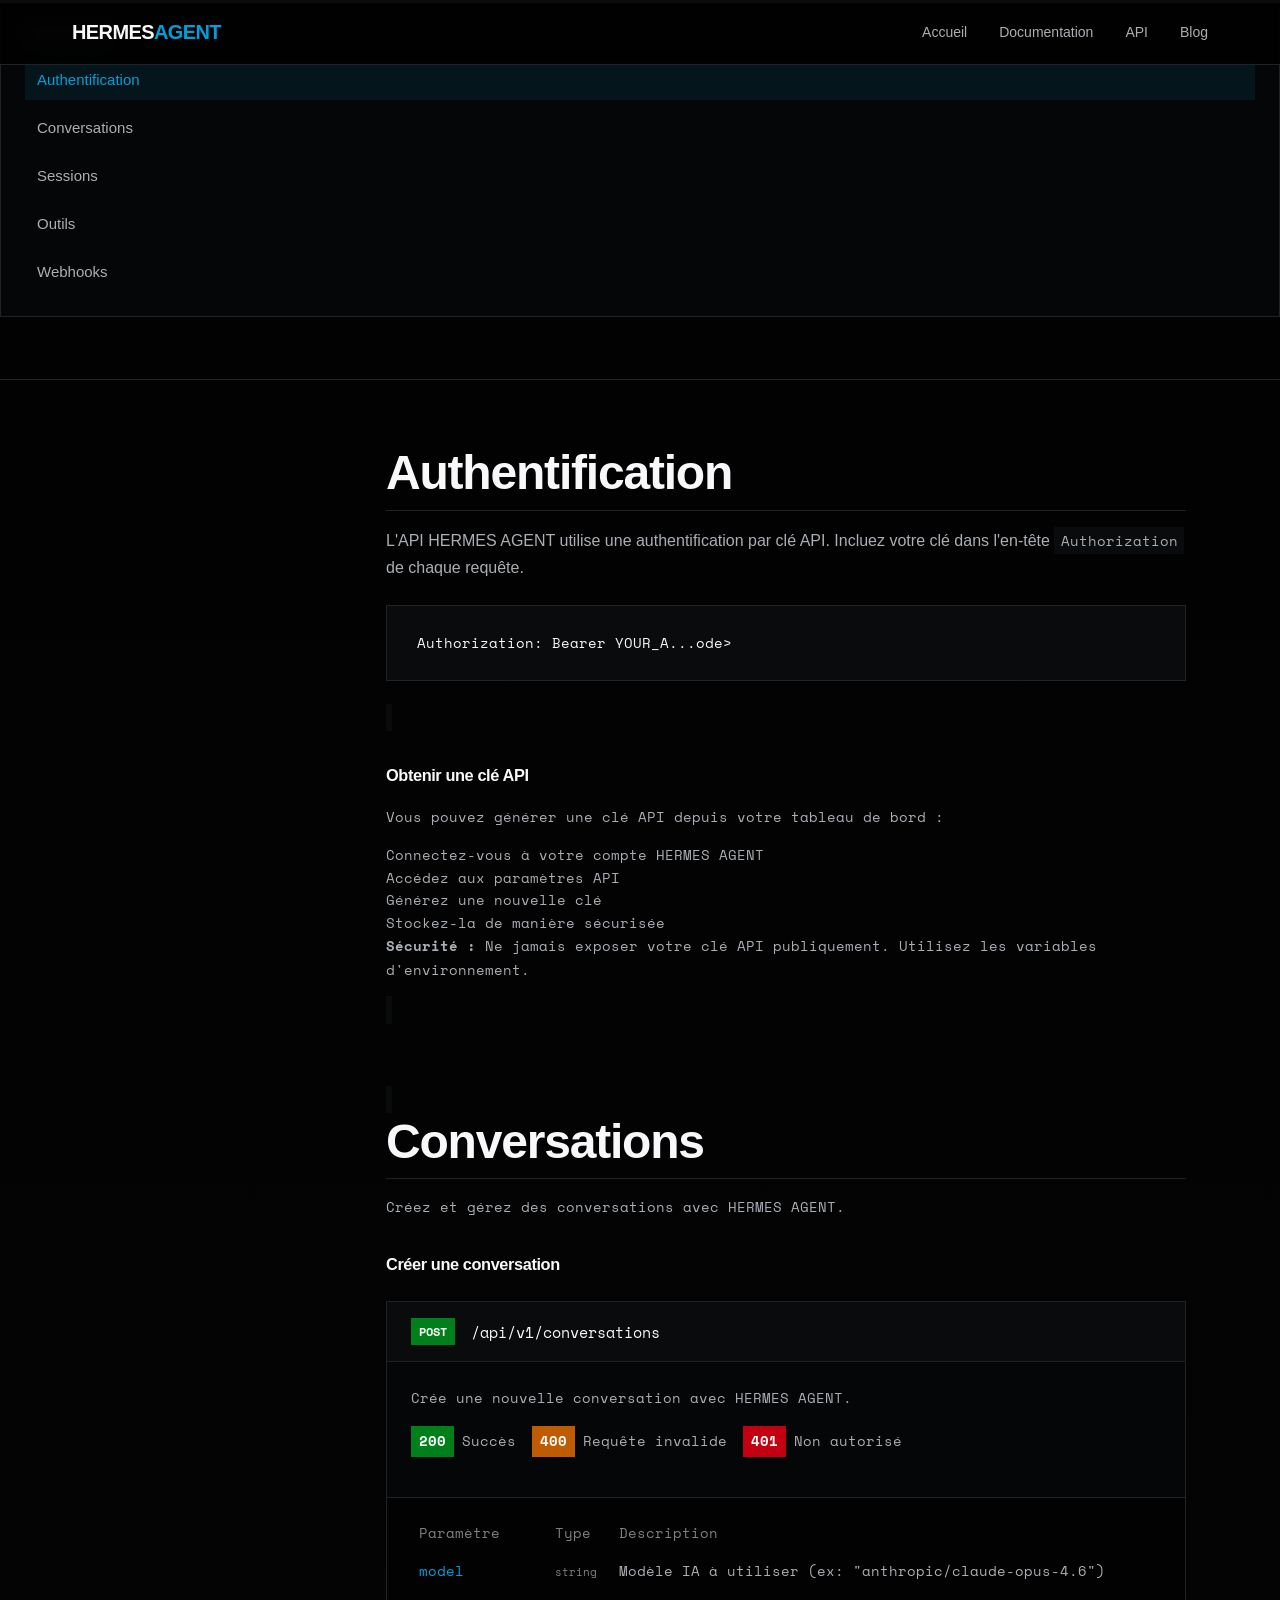
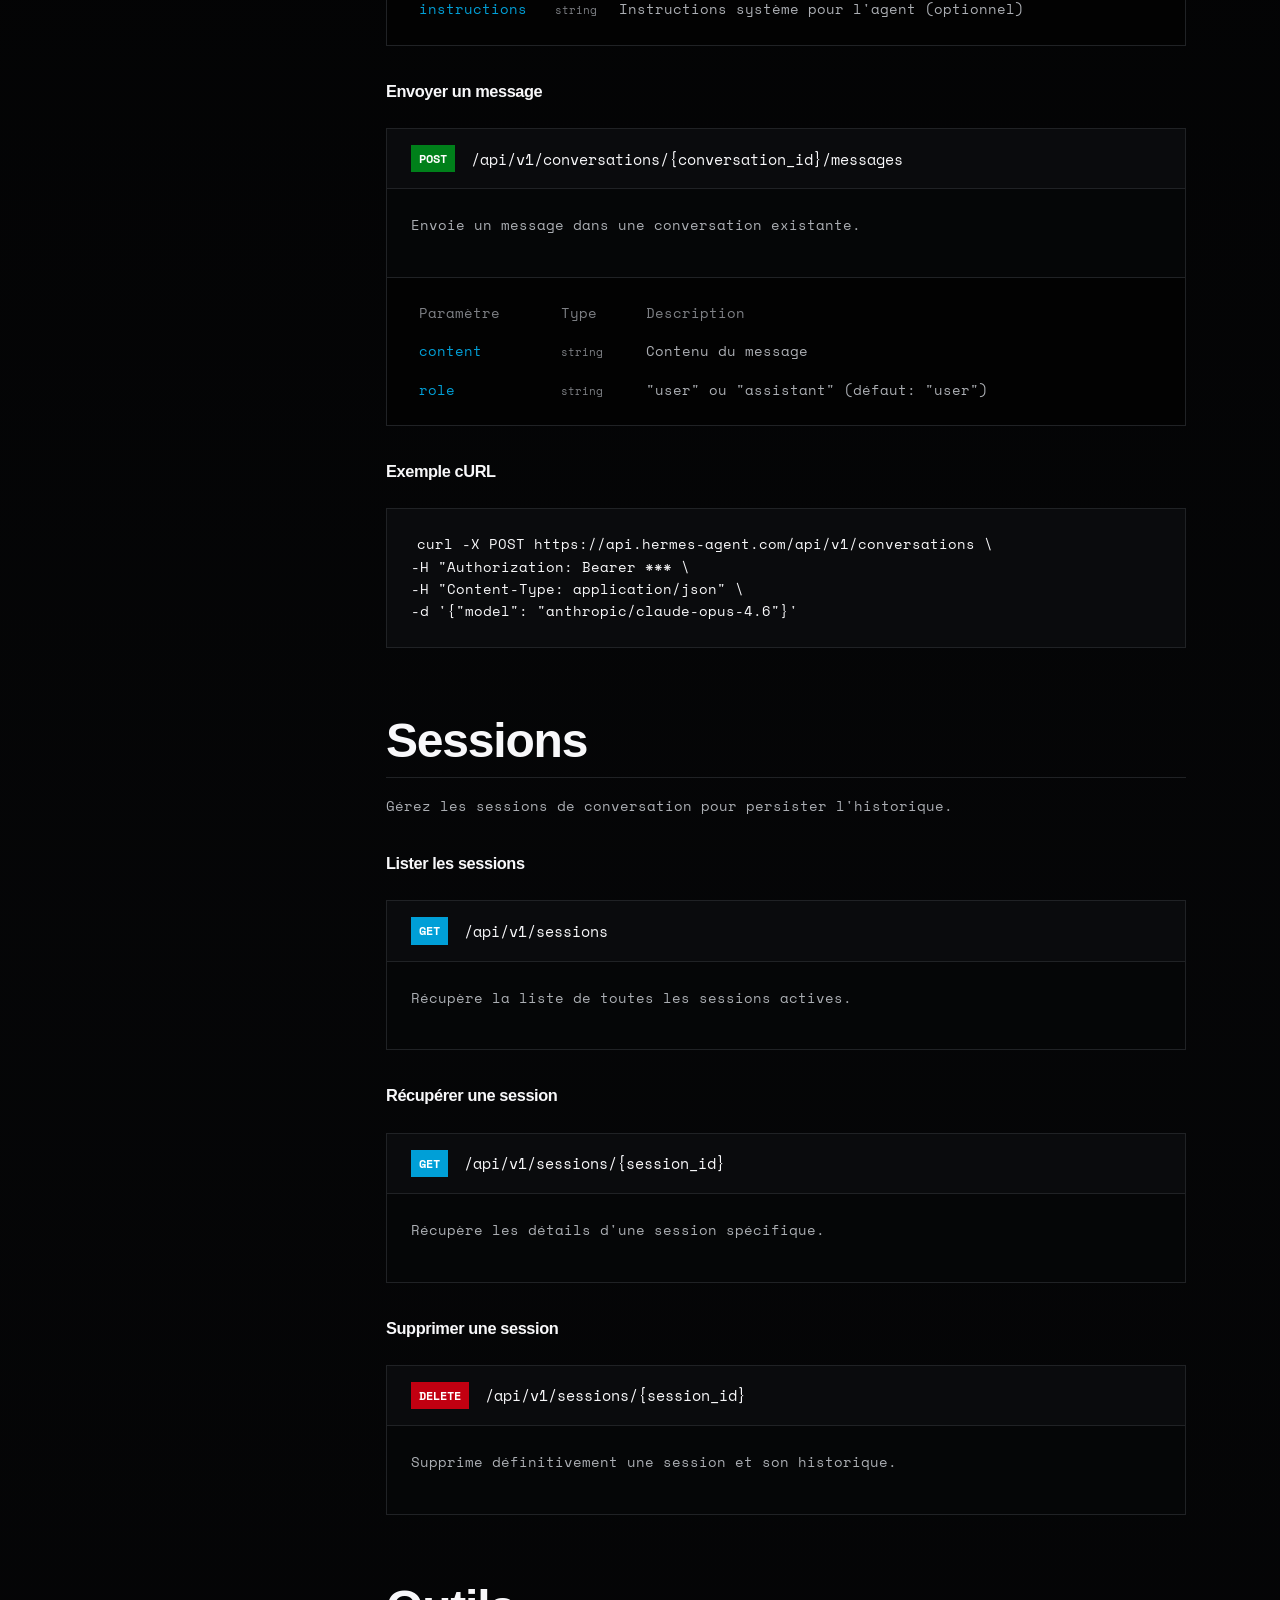
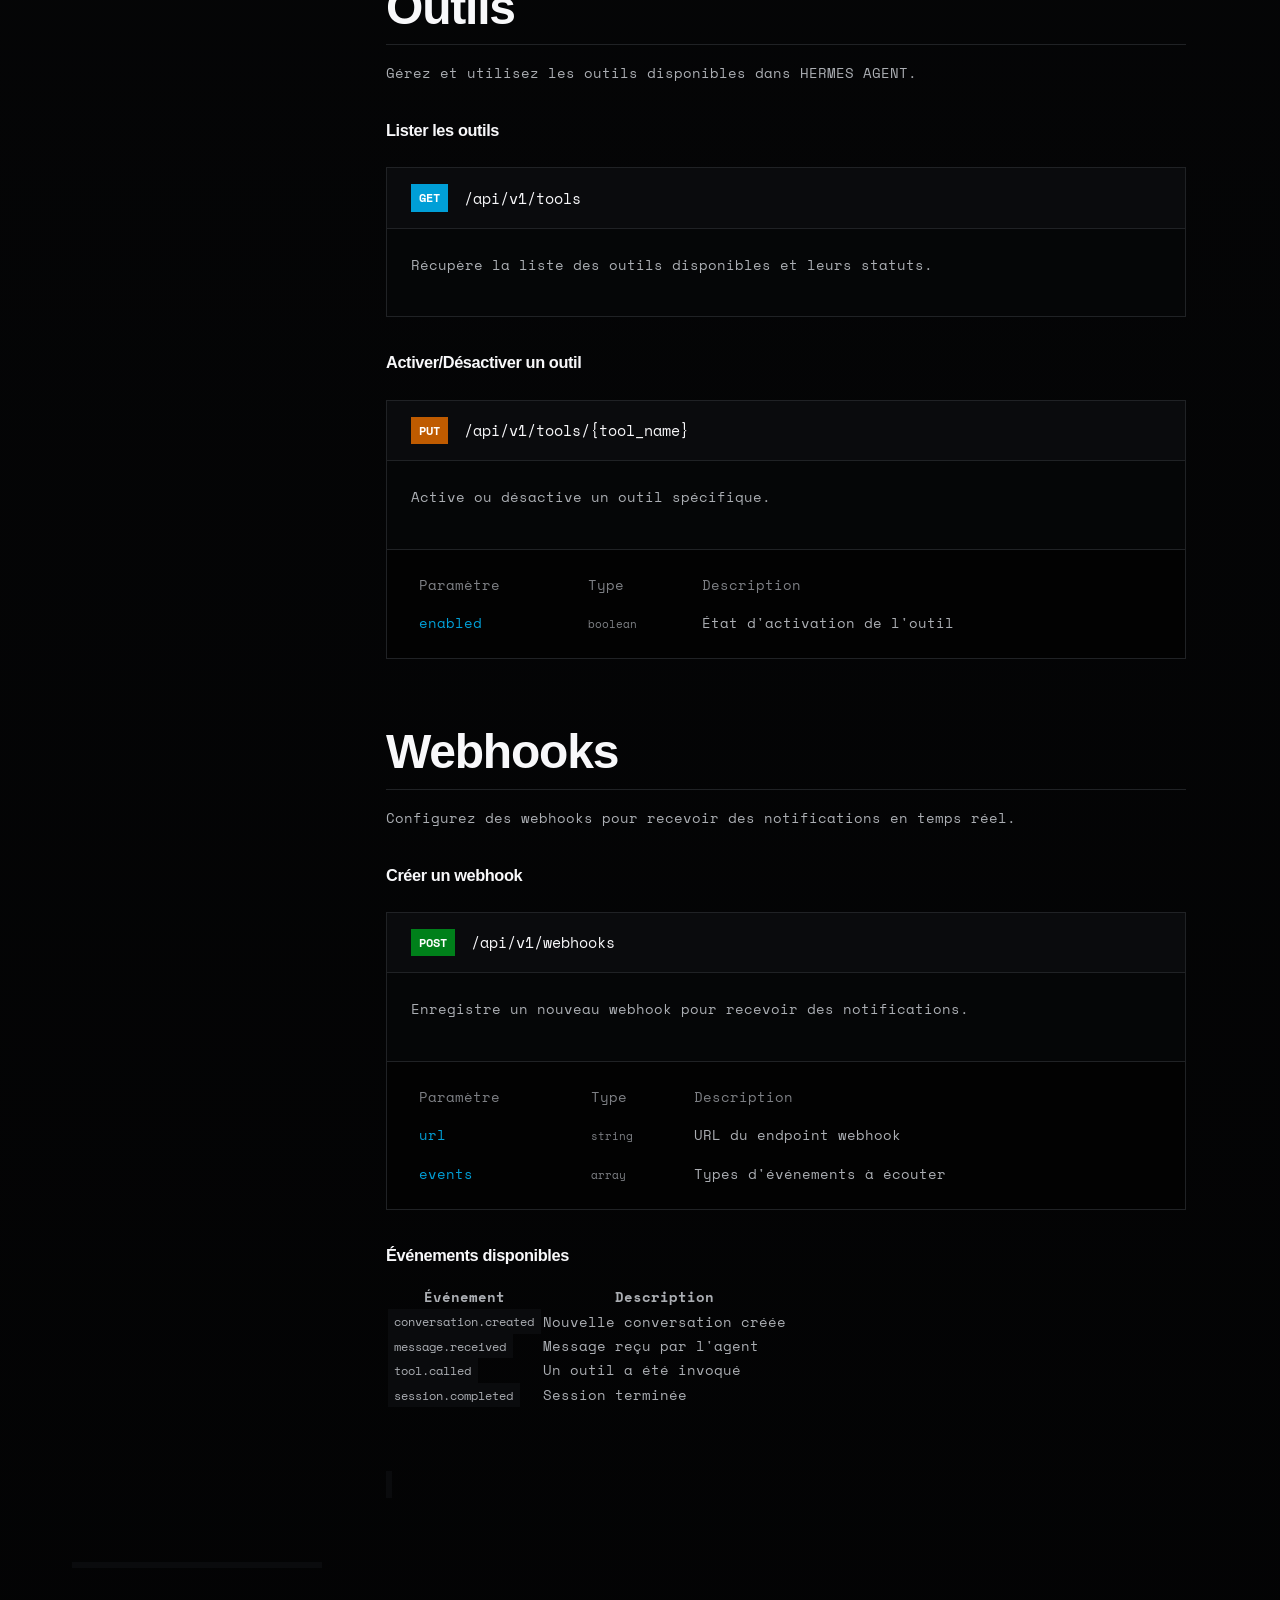
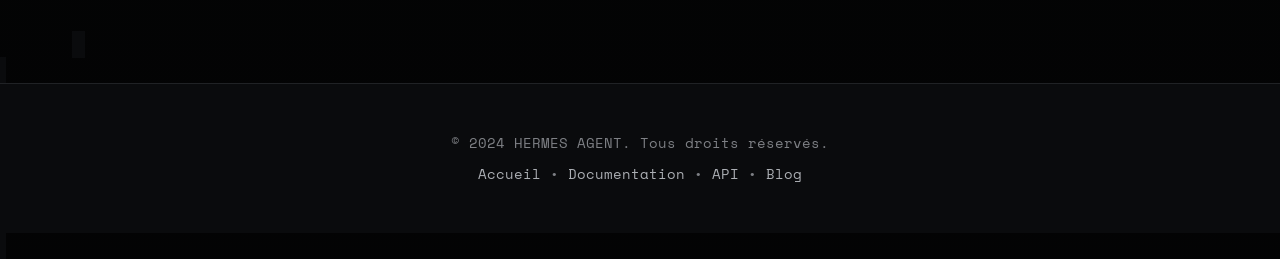
<file: api.html>
<!DOCTYPE html>
<html lang="fr">
<head>
    <meta charset="UTF-8">
    <meta name="viewport" content="width=device-width, initial-scale=1.0">
    <title>API Reference | HERMES AGENT</title>
    <meta name="description" content="Référence complète de l'API HERMES AGENT - Endpoints, authentification, exemples d'utilisation.">
    
    <!-- Fonts -->
    <link rel="preconnect" href="https://fonts.googleapis.com">
    <link rel="preconnect" href="https://fonts.gstatic.com" crossorigin>
    <link href="https://fonts.googleapis.com/css2?family=Inter:wght@400;500;600;700&display=swap" rel="stylesheet">
    <link href="https://fonts.googleapis.com/css2?family=Space+Mono:wght@400;700&display=swap" rel="stylesheet">
    <link href="https://fonts.googleapis.com/css2?family=Playfair+Display:wght@400;500;600;700&display=swap" rel="stylesheet">
    
    <!-- Shared Styles -->
    <link rel="stylesheet" href="styles/shared.css">
    
    <!-- Page-specific Styles -->
    <style>
        @layer components {
            /* Page Header */
            .page-header {
                padding: 10rem 0 4rem;
                background-color: var(--bg-primary);
                border-bottom: 1px solid var(--border);
            }
            
            .page-header h1 {
                margin-bottom: 1rem;
            }
            
            .page-header p {
                color: var(--text-secondary);
                max-width: 600px;
            }
            
            /* API Layout */
            .api-layout {
                display: grid;
                grid-template-columns: 250px 1fr;
                gap: 4rem;
                padding: 4rem 0;
                min-height: 70vh;
            }
            
            /* Sidebar */
            .api-sidebar {
                position: sticky;
                top: 100px;
                height: fit-content;
            }
            
            .api-nav {
                background-color: var(--bg-secondary);
                border: 1px solid var(--border);
                border-radius: 0;
                padding: 1.5rem;
            }
            
            .api-nav-title {
                font-size: 0.75rem;
                text-transform: uppercase;
                letter-spacing: 0.1em;
                color: var(--text-muted);
                margin-bottom: 1rem;
                font-weight: 600;
            }
            
            .api-nav-list {
                display: flex;
                flex-direction: column;
                gap: 0.5rem;
            }
            
            .api-nav-link {
                padding: 0.5rem 0.75rem;
                color: var(--text-secondary);
                font-size: 0.9375rem;
                border-radius: 0;
                transition: all 0.2s;
            }
            
            .api-nav-link:hover {
                background-color: var(--bg-tertiary);
                color: var(--text-primary);
            }
            
            .api-nav-link.active {
                background-color: var(--accent-dim);
                color: var(--accent);
            }
            
            /* Content */
            .api-content {
                max-width: 800px;
            }
            
            .api-section {
                margin-bottom: 4rem;
                scroll-margin-top: 100px;
            }
            
            .api-section h2 {
                color: var(--text-primary);
                margin-bottom: 1rem;
                padding-bottom: 0.5rem;
                border-bottom: 1px solid var(--border);
            }
            
            .api-section h3 {
                color: var(--text-primary);
                margin-top: 2rem;
                margin-bottom: 1rem;
            }
            
            .api-section p {
                margin-bottom: 1rem;
                line-height: 1.7;
            }
            
            /* Endpoint cards */
            .endpoint-card {
                background-color: var(--bg-secondary);
                border: 1px solid var(--border);
                border-radius: 0;
                margin: 1.5rem 0;
                overflow: hidden;
            }
            
            .endpoint-header {
                display: flex;
                align-items: center;
                gap: 1rem;
                padding: 1rem 1.5rem;
                background-color: var(--bg-tertiary);
                border-bottom: 1px solid var(--border);
            }
            
            .endpoint-method {
                font-family: 'Space Mono', monospace;
                font-size: 0.75rem;
                font-weight: 700;
                padding: 0.25rem 0.5rem;
                border-radius: 0;
                text-transform: uppercase;
            }
            
            .method-get { background-color: var(--accent); color: white; }
            .method-post { background-color: oklch(52% 0.17 145); color: white; }
            .method-put { background-color: oklch(58% 0.18 65); color: white; }
            .method-delete { background-color: oklch(50% 0.22 25); color: white; }
            
            .endpoint-path {
                font-family: 'Space Mono', monospace;
                color: var(--text-primary);
                font-size: 0.9375rem;
            }
            
            .endpoint-description {
                padding: 1.5rem;
                color: var(--text-secondary);
            }
            
            .endpoint-params {
                padding: 1rem 1.5rem;
                background-color: var(--bg-primary);
                border-top: 1px solid var(--border);
            }
            
            .param-table {
                width: 100%;
                border-collapse: collapse;
            }
            
            .param-table th,
            .param-table td {
                padding: 0.5rem;
                text-align: left;
                font-size: 0.875rem;
            }
            
            .param-table th {
                color: var(--text-muted);
                font-weight: 500;
            }
            
            .param-table td {
                color: var(--text-secondary);
            }
            
            .param-name {
                font-family: 'Space Mono', monospace;
                color: var(--accent);
            }
            
            .param-type {
                font-family: 'Space Mono', monospace;
                font-size: 0.8em;
                color: var(--text-muted);
            }
            
            /* Code examples */
            .code-block {
                background-color: var(--bg-tertiary);
                border: 1px solid var(--border);
                border-radius: 0;
                padding: 1.5rem;
                margin: 1.5rem 0;
                overflow-x: auto;
            }
            
            .code-block code {
                font-family: 'Space Mono', monospace;
                font-size: 0.875rem;
                color: var(--text-primary);
            }
            
            /* Response codes */
            .response-codes {
                display: flex;
                gap: 1rem;
                flex-wrap: wrap;
                margin: 1rem 0;
            }
            
            .response-code {
                display: flex;
                align-items: center;
                gap: 0.5rem;
                font-family: 'Space Mono', monospace;
                font-size: 0.875rem;
            }
            
            .response-code .status {
                padding: 0.25rem 0.5rem;
                border-radius: 0;
                font-weight: 600;
            }
            
            .status-200 { background-color: oklch(52% 0.17 145); color: white; }
            .status-400 { background-color: oklch(58% 0.18 65); color: white; }
            .status-401 { background-color: oklch(50% 0.22 25); color: white; }
            .status-500 { background-color: oklch(45% 0.18 25); color: white; }
            
            /* Responsive */
            @media (max-width: 768px) {
                .api-layout {
                    grid-template-columns: 1fr;
                    gap: 2rem;
                }
                
                .api-sidebar {
                    position: static;
                }
                
                .api-nav {
                    display: flex;
                    gap: 0.5rem;
                    overflow-x: auto;
                    padding: 1rem;
                }
                
                .api-nav-list {
                    flex-direction: row;
                    gap: 0;
                }
                
                .api-nav-link {
                    white-space: nowrap;
                }
                
                .endpoint-header {
                    flex-direction: column;
                    align-items: flex-start;
                    gap: 0.5rem;
                }
            }
        }
    </style>
</head>
<body>
    <!-- Scroll Progress -->
    <div id="scroll-progress-back"></div>
    <div id="scroll-progress"></div>
    
    <!-- Navigation -->
    <nav>
        <div class="container">
            <div class="logo">
                HERMES<span>AGENT</span>
            </div>
            <div class="nav-links">
                <a href="index.html">Accueil</a>
                <a href="docs.html">Documentation</a>
                <a href="api.html" class="active">API</a>
                <a href="blog.html">Blog</a>
            </div>
        </div>
    </nav>
    
    <!-- Page Header -->
    <header class="page-header">
        <div class="container">
            <h1>Référence API</h1>
            <p>Documentation complète de l'API HERMES AGENT - Endpoints, authentification, et exemples d'utilisation.</p>
        </div>
    </header>
    
    <!-- API Layout -->
    <main class="container">
        <div class="api-layout">
            <!-- Sidebar Navigation -->
            <aside class="api-sidebar">
                <nav class="api-nav">
                    <p class="api-nav-title">Navigation</p>
                    <div class="api-nav-list">
                        <a href="#auth" class="api-nav-link active">Authentification</a>
                        <a href="#conversations" class="api-nav-link">Conversations</a>
                        <a href="#sessions" class="api-nav-link">Sessions</a>
                        <a href="#tools" class="api-nav-link">Outils</a>
                        <a href="#webhooks" class="api-nav-link">Webhooks</a>
                    </div>
                </nav>
            </aside>
            
            <!-- Content -->
            <article class="api-content">
                <!-- Authentication Section -->
                <section id="auth" class="api-section">
                    <h2>Authentification</h2>
                    <p>L'API HERMES AGENT utilise une authentification par clé API. Incluez votre clé dans l'en-tête <code>Authorization</code> de chaque requête.</p>
                    
                    <div class="code-block">
                        <code>Authorization: Bearer YOUR_A...ode>
                    </div>
                    
                    <h3>Obtenir une clé API</h3>
                    <p>Vous pouvez générer une clé API depuis votre tableau de bord :</p>
                    <ol>
                        <li>Connectez-vous à votre compte HERMES AGENT</li>
                        <li>Accédez aux paramètres API</li>
                        <li>Générez une nouvelle clé</li>
                        <li>Stockez-la de manière sécurisée</li>
                    </ol>
                    
                    <div class="info-box">
                        <p><strong>Sécurité :</strong> Ne jamais exposer votre clé API publiquement. Utilisez les variables d'environnement.</p>
                    </div>
                </section>
                
                <!-- Conversations Section -->
                <section id="conversations" class="api-section">
                    <h2>Conversations</h2>
                    <p>Créez et gérez des conversations avec HERMES AGENT.</p>
                    
                    <h3>Créer une conversation</h3>
                    <div class="endpoint-card">
                        <div class="endpoint-header">
                            <span class="endpoint-method method-post">POST</span>
                            <span class="endpoint-path">/api/v1/conversations</span>
                        </div>
                        <div class="endpoint-description">
                            <p>Crée une nouvelle conversation avec HERMES AGENT.</p>
                            <div class="response-codes">
                                <div class="response-code">
                                    <span class="status status-200">200</span>
                                    <span>Succès</span>
                                </div>
                                <div class="response-code">
                                    <span class="status status-400">400</span>
                                    <span>Requête invalide</span>
                                </div>
                                <div class="response-code">
                                    <span class="status status-401">401</span>
                                    <span>Non autorisé</span>
                                </div>
                            </div>
                        </div>
                        <div class="endpoint-params">
                            <table class="param-table">
                                <thead>
                                    <tr>
                                        <th>Paramètre</th>
                                        <th>Type</th>
                                        <th>Description</th>
                                    </tr>
                                </thead>
                                <tbody>
                                    <tr>
                                        <td><span class="param-name">model</span></td>
                                        <td><span class="param-type">string</span></td>
                                        <td>Modèle IA à utiliser (ex: "anthropic/claude-opus-4.6")</td>
                                    </tr>
                                    <tr>
                                        <td><span class="param-name">instructions</span></td>
                                        <td><span class="param-type">string</span></td>
                                        <td>Instructions système pour l'agent (optionnel)</td>
                                    </tr>
                                </tbody>
                            </table>
                        </div>
                    </div>
                    
                    <h3>Envoyer un message</h3>
                    <div class="endpoint-card">
                        <div class="endpoint-header">
                            <span class="endpoint-method method-post">POST</span>
                            <span class="endpoint-path">/api/v1/conversations/{conversation_id}/messages</span>
                        </div>
                        <div class="endpoint-description">
                            <p>Envoie un message dans une conversation existante.</p>
                        </div>
                        <div class="endpoint-params">
                            <table class="param-table">
                                <thead>
                                    <tr>
                                        <th>Paramètre</th>
                                        <th>Type</th>
                                        <th>Description</th>
                                    </tr>
                                </thead>
                                <tbody>
                                    <tr>
                                        <td><span class="param-name">content</span></td>
                                        <td><span class="param-type">string</span></td>
                                        <td>Contenu du message</td>
                                    </tr>
                                    <tr>
                                        <td><span class="param-name">role</span></td>
                                        <td><span class="param-type">string</span></td>
                                        <td>"user" ou "assistant" (défaut: "user")</td>
                                    </tr>
                                </tbody>
                            </table>
                        </div>
                    </div>
                    
                    <h3>Exemple cURL</h3>
                    <div class="code-block">
                        <code>curl -X POST https://api.hermes-agent.com/api/v1/conversations \<br>
  -H "Authorization: Bearer *** \<br>
  -H "Content-Type: application/json" \<br>
  -d '{"model": "anthropic/claude-opus-4.6"}'</code>
                    </div>
                </section>
                
                <!-- Sessions Section -->
                <section id="sessions" class="api-section">
                    <h2>Sessions</h2>
                    <p>Gérez les sessions de conversation pour persister l'historique.</p>
                    
                    <h3>Lister les sessions</h3>
                    <div class="endpoint-card">
                        <div class="endpoint-header">
                            <span class="endpoint-method method-get">GET</span>
                            <span class="endpoint-path">/api/v1/sessions</span>
                        </div>
                        <div class="endpoint-description">
                            <p>Récupère la liste de toutes les sessions actives.</p>
                        </div>
                    </div>
                    
                    <h3>Récupérer une session</h3>
                    <div class="endpoint-card">
                        <div class="endpoint-header">
                            <span class="endpoint-method method-get">GET</span>
                            <span class="endpoint-path">/api/v1/sessions/{session_id}</span>
                        </div>
                        <div class="endpoint-description">
                            <p>Récupère les détails d'une session spécifique.</p>
                        </div>
                    </div>
                    
                    <h3>Supprimer une session</h3>
                    <div class="endpoint-card">
                        <div class="endpoint-header">
                            <span class="endpoint-method method-delete">DELETE</span>
                            <span class="endpoint-path">/api/v1/sessions/{session_id}</span>
                        </div>
                        <div class="endpoint-description">
                            <p>Supprime définitivement une session et son historique.</p>
                        </div>
                    </div>
                </section>
                
                <!-- Tools Section -->
                <section id="tools" class="api-section">
                    <h2>Outils</h2>
                    <p>Gérez et utilisez les outils disponibles dans HERMES AGENT.</p>
                    
                    <h3>Lister les outils</h3>
                    <div class="endpoint-card">
                        <div class="endpoint-header">
                            <span class="endpoint-method method-get">GET</span>
                            <span class="endpoint-path">/api/v1/tools</span>
                        </div>
                        <div class="endpoint-description">
                            <p>Récupère la liste des outils disponibles et leurs statuts.</p>
                        </div>
                    </div>
                    
                    <h3>Activer/Désactiver un outil</h3>
                    <div class="endpoint-card">
                        <div class="endpoint-header">
                            <span class="endpoint-method method-put">PUT</span>
                            <span class="endpoint-path">/api/v1/tools/{tool_name}</span>
                        </div>
                        <div class="endpoint-description">
                            <p>Active ou désactive un outil spécifique.</p>
                        </div>
                        <div class="endpoint-params">
                            <table class="param-table">
                                <thead>
                                    <tr>
                                        <th>Paramètre</th>
                                        <th>Type</th>
                                        <th>Description</th>
                                    </tr>
                                </thead>
                                <tbody>
                                    <tr>
                                        <td><span class="param-name">enabled</span></td>
                                        <td><span class="param-type">boolean</span></td>
                                        <td>État d'activation de l'outil</td>
                                    </tr>
                                </tbody>
                            </table>
                        </div>
                    </div>
                </section>
                
                <!-- Webhooks Section -->
                <section id="webhooks" class="api-section">
                    <h2>Webhooks</h2>
                    <p>Configurez des webhooks pour recevoir des notifications en temps réel.</p>
                    
                    <h3>Créer un webhook</h3>
                    <div class="endpoint-card">
                        <div class="endpoint-header">
                            <span class="endpoint-method method-post">POST</span>
                            <span class="endpoint-path">/api/v1/webhooks</span>
                        </div>
                        <div class="endpoint-description">
                            <p>Enregistre un nouveau webhook pour recevoir des notifications.</p>
                        </div>
                        <div class="endpoint-params">
                            <table class="param-table">
                                <thead>
                                    <tr>
                                        <th>Paramètre</th>
                                        <th>Type</th>
                                        <th>Description</th>
                                    </tr>
                                </thead>
                                <tbody>
                                    <tr>
                                        <td><span class="param-name">url</span></td>
                                        <td><span class="param-type">string</span></td>
                                        <td>URL du endpoint webhook</td>
                                    </tr>
                                    <tr>
                                        <td><span class="param-name">events</span></td>
                                        <td><span class="param-type">array</span></td>
                                        <td>Types d'événements à écouter</td>
                                    </tr>
                                </tbody>
                            </table>
                        </div>
                    </div>
                    
                    <h3>Événements disponibles</h3>
                    <table class="doc-table">
                        <thead>
                            <tr>
                                <th>Événement</th>
                                <th>Description</th>
                            </tr>
                        </thead>
                        <tbody>
                            <tr>
                                <td><code>conversation.created</code></td>
                                <td>Nouvelle conversation créée</td>
                            </tr>
                            <tr>
                                <td><code>message.received</code></td>
                                <td>Message reçu par l'agent</td>
                            </tr>
                            <tr>
                                <td><code>tool.called</code></td>
                                <td>Un outil a été invoqué</td>
                            </tr>
                            <tr>
                                <td><code>session.completed</code></td>
                                <td>Session terminée</td>
                            </tr>
                        </tbody>
                    </table>
                </section>
            </article>
        </div>
    </main>
    
    <!-- Footer -->
    <footer>
        <div class="container">
            <p>&copy; 2024 HERMES AGENT. Tous droits réservés.</p>
            <p style="margin-top: 0.5rem;">
                <a href="index.html">Accueil</a> • 
                <a href="docs.html">Documentation</a> • 
                <a href="api.html">API</a> • 
                <a href="blog.html">Blog</a>
            </p>
        </div>
    </footer>
    
    <!-- Scroll to Top Button -->
    <button class="scroll-to-top" aria-label="Remonter">↑</button>
    
    <!-- Scripts -->
    <script>
        // Scroll to top button
        const scrollBtn = document.querySelector('.scroll-to-top');
        
        window.addEventListener('scroll', () => {
            if (window.scrollY > 500) {
                scrollBtn.classList.add('visible');
            } else {
                scrollBtn.classList.remove('visible');
            }
        });
        
        scrollBtn.addEventListener('click', () => {
            window.scrollTo({ top: 0, behavior: 'smooth' });
        });
        
        // Active nav link based on scroll
        const sections = document.querySelectorAll('.api-section');
        const navLinks = document.querySelectorAll('.api-nav-link');
        
        window.addEventListener('scroll', () => {
            let current = '';
            
            sections.forEach(section => {
                const sectionTop = section.offsetTop;
                const sectionHeight = section.clientHeight;
                if (scrollY >= sectionTop - 200) {
                    current = section.getAttribute('id');
                }
            });
            
            navLinks.forEach(link => {
                link.classList.remove('active');
                if (link.getAttribute('href') === `#${current}`) {
                    link.classList.add('active');
                }
            });
        });
        
        // Smooth scroll for anchor links
        document.querySelectorAll('a[href^="#"]').forEach(anchor => {
            anchor.addEventListener('click', function (e) {
                e.preventDefault();
                const target = document.querySelector(this.getAttribute('href'));
                if (target) {
                    target.scrollIntoView({ behavior: 'smooth', block: 'start' });
                }
            });
        });
        
        // View Transitions API
        if ('startViewTransition' in document) {
            document.querySelectorAll('a[href$=".html"]').forEach(link => {
                link.addEventListener('click', (e) => {
                    if (!link.getAttribute('href').startsWith('#')) {
                        e.preventDefault();
                        const href = link.getAttribute('href');
                        
                        document.startViewTransition(() => {
                            window.location.href = href;
                        });
                    }
                });
            });
        }
    </script>
</body>
</html>
</file>
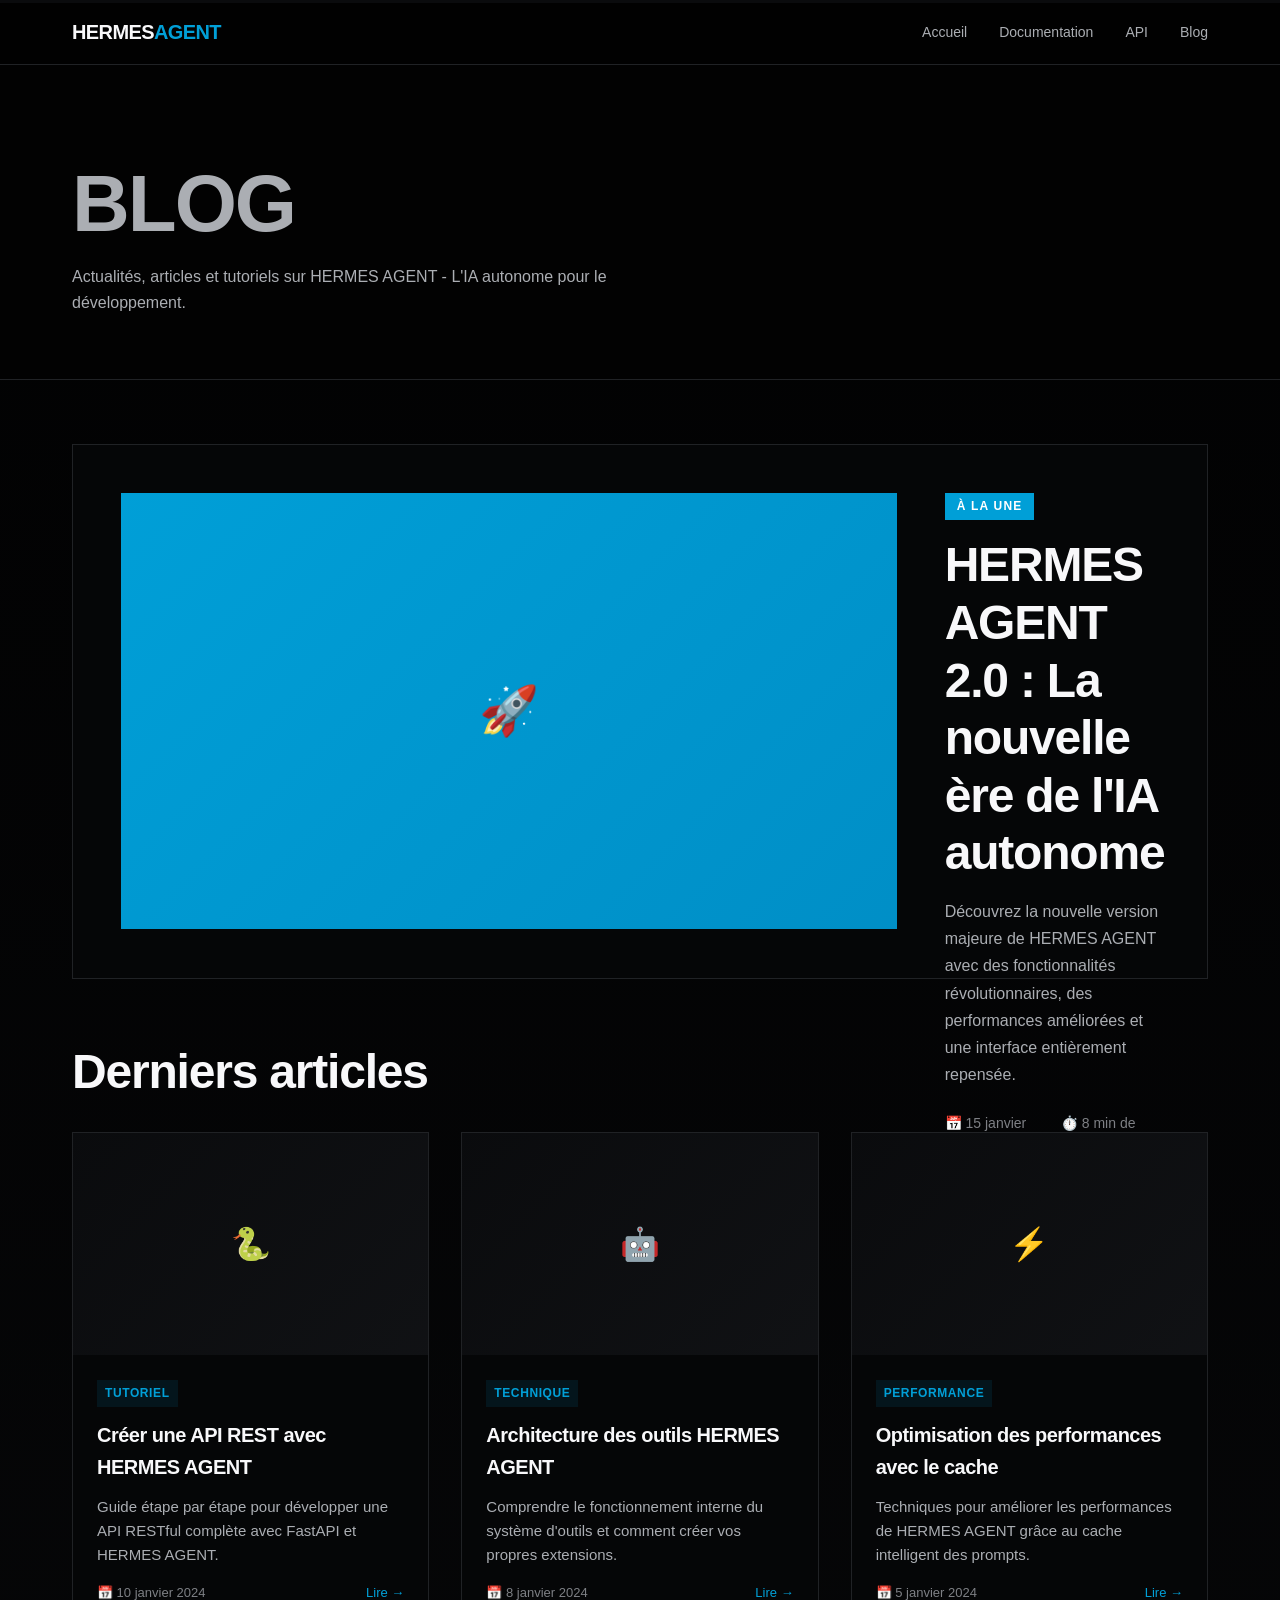
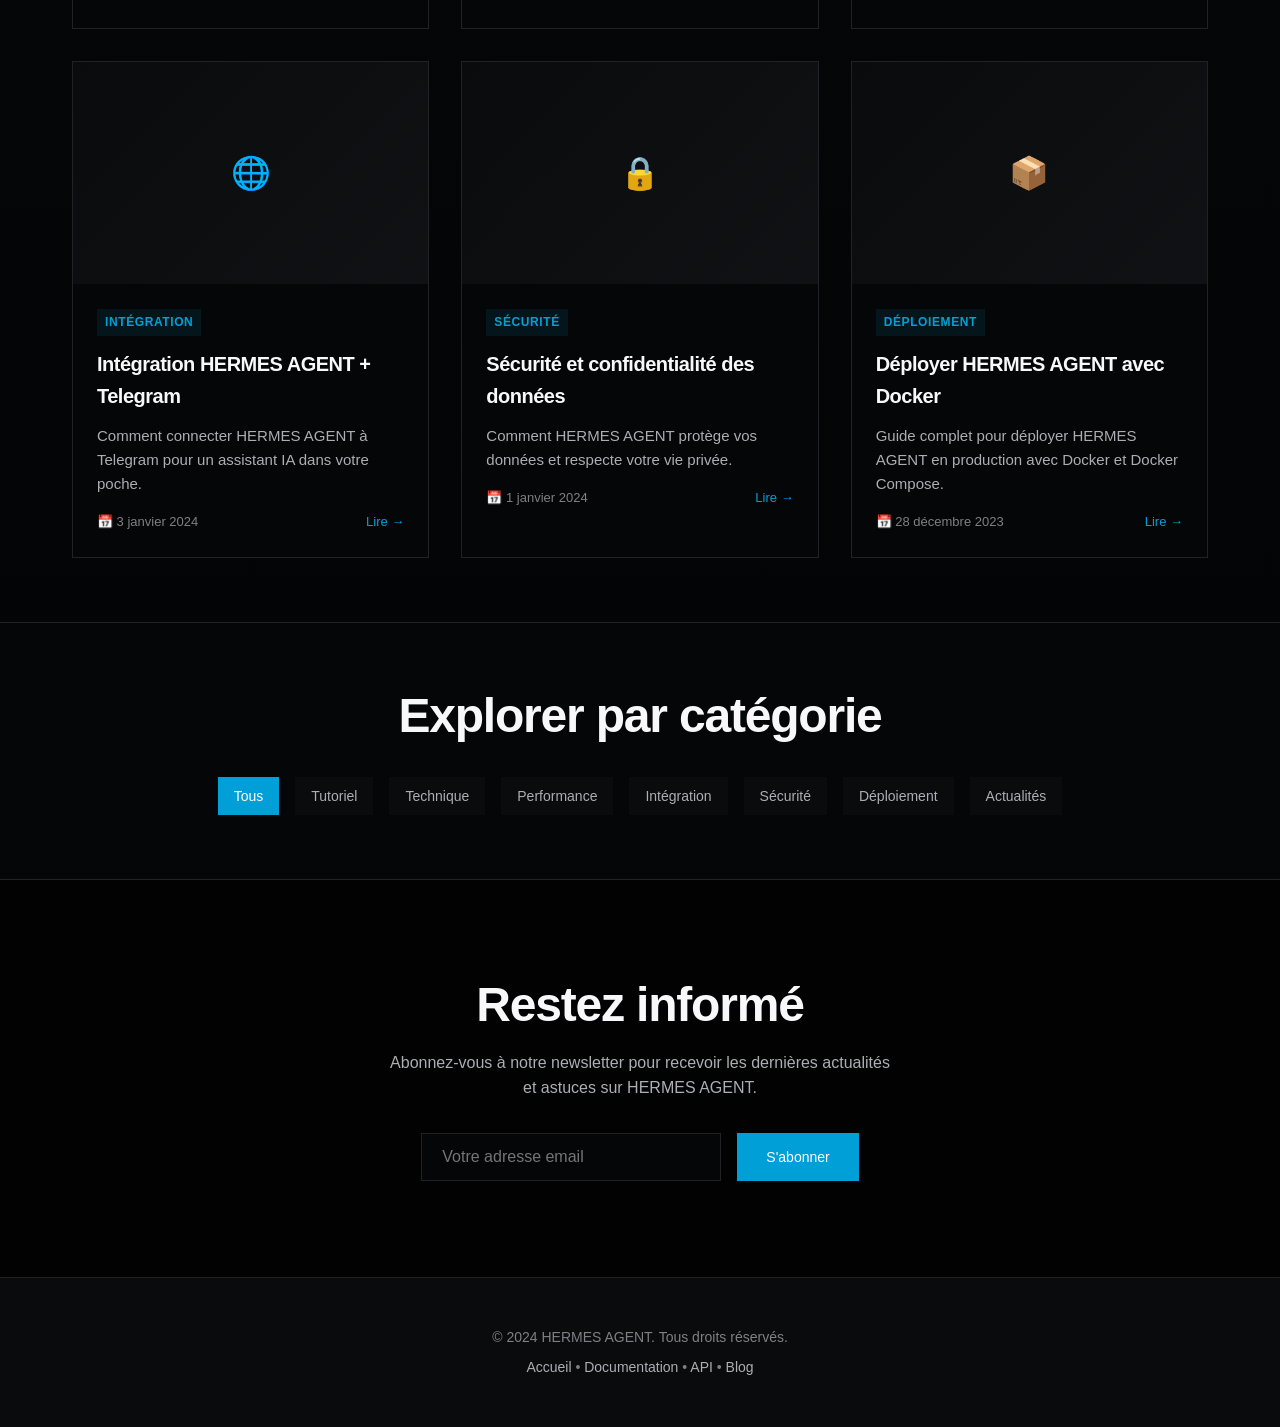
<file: blog.html>
<!DOCTYPE html>
<html lang="fr">
<head>
    <meta charset="UTF-8">
    <meta name="viewport" content="width=device-width, initial-scale=1.0">
    <title>Blog | HERMES AGENT</title>
    <meta name="description" content="Actualités, articles et tutoriels sur HERMES AGENT - L'IA autonome pour le développement.">
    
    <!-- Fonts -->
    <link rel="preconnect" href="https://fonts.googleapis.com">
    <link rel="preconnect" href="https://fonts.gstatic.com" crossorigin>
    <link href="https://fonts.googleapis.com/css2?family=Inter:wght@400;500;600;700&display=swap" rel="stylesheet">
    <link href="https://fonts.googleapis.com/css2?family=Space+Mono:wght@400;700&display=swap" rel="stylesheet">
    <link href="https://fonts.googleapis.com/css2?family=Playfair+Display:wght@400;500;600;700&display=swap" rel="stylesheet">
    
    <!-- Shared Styles -->
    <link rel="stylesheet" href="styles/shared.css">
    
    <!-- Page-specific Styles -->
    <style>
        @layer components {
            /* Page Header */
            .page-header {
                padding: 10rem 0 4rem;
                background-color: var(--bg-primary);
                border-bottom: 1px solid var(--border);
            }
            
            .page-header h1 {
                margin-bottom: 1rem;
            }
            
            .page-header p {
                color: var(--text-secondary);
                max-width: 600px;
            }
            
            /* Blog Layout */
            .blog-layout {
                padding: 4rem 0;
            }
            
            /* Featured Article */
            .featured-article {
                display: grid;
                grid-template-columns: 1fr 1fr;
                gap: 3rem;
                padding: 3rem;
                background-color: var(--bg-secondary);
                border: 1px solid var(--border);
                border-radius: 0;
                margin-bottom: 4rem;
                transition: all 0.3s ease;
            }
            
            .featured-article:hover {
                border-color: var(--accent);
                transform: translateY(-4px);
                box-shadow: var(--shadow-lg);
            }
            
            .featured-image {
                aspect-ratio: 16/9;
                background: linear-gradient(135deg, var(--accent) 0%, oklch(58% 0.19 220) 100%);
                border-radius: 0;
                display: flex;
                align-items: center;
                justify-content: center;
                color: white;
                font-size: 3rem;
            }
            
            .featured-content {
                display: flex;
                flex-direction: column;
                justify-content: center;
            }
            
            .featured-badge {
                display: inline-block;
                padding: 0.25rem 0.75rem;
                background-color: var(--accent);
                color: white;
                font-size: 0.75rem;
                font-weight: 600;
                text-transform: uppercase;
                letter-spacing: 0.1em;
                border-radius: 0;
                margin-bottom: 1rem;
                width: fit-content;
            }
            
            .featured-content h2 {
                margin-bottom: 1rem;
                color: var(--text-primary);
            }
            
            .featured-content p {
                color: var(--text-secondary);
                margin-bottom: 1.5rem;
                line-height: 1.7;
            }
            
            .featured-meta {
                display: flex;
                gap: 1rem;
                color: var(--text-muted);
                font-size: 0.875rem;
                margin-bottom: 1.5rem;
            }
            
            /* Articles Grid */
            .articles-section h2 {
                margin-bottom: 2rem;
                color: var(--text-primary);
            }
            
            .articles-grid {
                display: grid;
                grid-template-columns: repeat(auto-fit, minmax(320px, 1fr));
                gap: 2rem;
            }
            
            .article-card {
                background-color: var(--bg-secondary);
                border: 1px solid var(--border);
                border-radius: 0;
                overflow: hidden;
                transition: all 0.3s ease;
            }
            
            .article-card:hover {
                border-color: var(--accent);
                transform: translateY(-4px);
                box-shadow: var(--shadow-lg);
            }
            
            .article-image {
                aspect-ratio: 16/10;
                background: linear-gradient(135deg, var(--bg-tertiary) 0%, var(--bg-quaternary) 100%);
                display: flex;
                align-items: center;
                justify-content: center;
                color: var(--text-muted);
                font-size: 2rem;
            }
            
            .article-content {
                padding: 1.5rem;
            }
            
            .article-category {
                display: inline-block;
                padding: 0.25rem 0.5rem;
                background-color: var(--accent-dim);
                color: var(--accent);
                font-size: 0.75rem;
                font-weight: 600;
                text-transform: uppercase;
                letter-spacing: 0.05em;
                border-radius: 0;
                margin-bottom: 0.75rem;
            }
            
            .article-content h3 {
                color: var(--text-primary);
                margin-bottom: 0.75rem;
                font-size: 1.25rem;
            }
            
            .article-content p {
                color: var(--text-secondary);
                font-size: 0.9375rem;
                line-height: 1.6;
                margin-bottom: 1rem;
            }
            
            .article-meta {
                display: flex;
                justify-content: space-between;
                align-items: center;
                color: var(--text-muted);
                font-size: 0.8125rem;
            }
            
            .read-more {
                color: var(--accent);
                font-weight: 500;
                text-decoration: none;
                transition: color 0.2s;
            }
            
            .read-more:hover {
                color: var(--text-primary);
            }
            
            /* Categories */
            .categories-section {
                padding: 4rem 0;
                background-color: var(--bg-secondary);
                border-top: 1px solid var(--border);
                border-bottom: 1px solid var(--border);
            }
            
            .categories-section h2 {
                margin-bottom: 2rem;
                text-align: center;
                color: var(--text-primary);
            }
            
            .categories-list {
                display: flex;
                justify-content: center;
                gap: 1rem;
                flex-wrap: wrap;
            }
            
            .category-tag {
                padding: 0.5rem 1rem;
                background-color: var(--bg-tertiary);
                color: var(--text-secondary);
                border-radius: 0;
                font-size: 0.875rem;
                text-decoration: none;
                transition: all 0.2s;
            }
            
            .category-tag:hover,
            .category-tag.active {
                background-color: var(--accent);
                color: white;
            }
            
            /* Newsletter */
            .newsletter-section {
                padding: 6rem 0;
                text-align: center;
                background-color: var(--bg-primary);
            }
            
            .newsletter-section h2 {
                margin-bottom: 1rem;
                color: var(--text-primary);
            }
            
            .newsletter-section p {
                color: var(--text-secondary);
                margin-bottom: 2rem;
                max-width: 500px;
                margin-left: auto;
                margin-right: auto;
            }
            
            .newsletter-form {
                display: flex;
                gap: 1rem;
                justify-content: center;
                flex-wrap: wrap;
            }
            
            .newsletter-input {
                padding: 0.875rem 1.25rem;
                background-color: var(--bg-secondary);
                border: 1px solid var(--border);
                border-radius: 0;
                color: var(--text-primary);
                font-size: 1rem;
                min-width: 300px;
                transition: border-color 0.2s;
            }
            
            .newsletter-input:focus {
                outline: none;
                border-color: var(--accent);
            }
            
            /* Responsive */
            @media (max-width: 768px) {
                .featured-article {
                    grid-template-columns: 1fr;
                    gap: 1.5rem;
                    padding: 1.5rem;
                }
                
                .featured-image {
                    aspect-ratio: 16/9;
                    max-height: 200px;
                }
                
                .articles-grid {
                    grid-template-columns: 1fr;
                }
                
                .newsletter-form {
                    flex-direction: column;
                    align-items: center;
                }
                
                .newsletter-input {
                    min-width: auto;
                    width: 100%;
                    max-width: 300px;
                }
            }
        }
    </style>
</head>
<body>
    <!-- Scroll Progress -->
    <div id="scroll-progress-back"></div>
    <div id="scroll-progress"></div>
    
    <!-- Navigation -->
    <nav>
        <div class="container">
            <div class="logo">
                HERMES<span>AGENT</span>
            </div>
            <div class="nav-links">
                <a href="index.html">Accueil</a>
                <a href="docs.html">Documentation</a>
                <a href="api.html">API</a>
                <a href="blog.html" class="active">Blog</a>
            </div>
        </div>
    </nav>
    
    <!-- Page Header -->
    <header class="page-header">
        <div class="container">
            <h1>Blog</h1>
            <p>Actualités, articles et tutoriels sur HERMES AGENT - L'IA autonome pour le développement.</p>
        </div>
    </header>
    
    <!-- Blog Content -->
    <main class="blog-layout">
        <div class="container">
            <!-- Featured Article -->
            <article class="featured-article">
                <div class="featured-image">
                    🚀
                </div>
                <div class="featured-content">
                    <span class="featured-badge">À la une</span>
                    <h2>HERMES AGENT 2.0 : La nouvelle ère de l'IA autonome</h2>
                    <p>Découvrez la nouvelle version majeure de HERMES AGENT avec des fonctionnalités révolutionnaires, des performances améliorées et une interface entièrement repensée.</p>
                    <div class="featured-meta">
                        <span>📅 15 janvier 2024</span>
                        <span>⏱️ 8 min de lecture</span>
                    </div>
                    <a href="#" class="btn btn-primary">Lire l'article</a>
                </div>
            </article>
            
            <!-- Articles Grid -->
            <section class="articles-section">
                <h2>Derniers articles</h2>
                <div class="articles-grid">
                    <!-- Article 1 -->
                    <article class="article-card">
                        <div class="article-image">🐍</div>
                        <div class="article-content">
                            <span class="article-category">Tutoriel</span>
                            <h3>Créer une API REST avec HERMES AGENT</h3>
                            <p>Guide étape par étape pour développer une API RESTful complète avec FastAPI et HERMES AGENT.</p>
                            <div class="article-meta">
                                <span>📅 10 janvier 2024</span>
                                <a href="#" class="read-more">Lire →</a>
                            </div>
                        </div>
                    </article>
                    
                    <!-- Article 2 -->
                    <article class="article-card">
                        <div class="article-image">🤖</div>
                        <div class="article-content">
                            <span class="article-category">Technique</span>
                            <h3>Architecture des outils HERMES AGENT</h3>
                            <p>Comprendre le fonctionnement interne du système d'outils et comment créer vos propres extensions.</p>
                            <div class="article-meta">
                                <span>📅 8 janvier 2024</span>
                                <a href="#" class="read-more">Lire →</a>
                            </div>
                        </div>
                    </article>
                    
                    <!-- Article 3 -->
                    <article class="article-card">
                        <div class="article-image">⚡</div>
                        <div class="article-content">
                            <span class="article-category">Performance</span>
                            <h3>Optimisation des performances avec le cache</h3>
                            <p>Techniques pour améliorer les performances de HERMES AGENT grâce au cache intelligent des prompts.</p>
                            <div class="article-meta">
                                <span>📅 5 janvier 2024</span>
                                <a href="#" class="read-more">Lire →</a>
                            </div>
                        </div>
                    </article>
                    
                    <!-- Article 4 -->
                    <article class="article-card">
                        <div class="article-image">🌐</div>
                        <div class="article-content">
                            <span class="article-category">Intégration</span>
                            <h3>Intégration HERMES AGENT + Telegram</h3>
                            <p>Comment connecter HERMES AGENT à Telegram pour un assistant IA dans votre poche.</p>
                            <div class="article-meta">
                                <span>📅 3 janvier 2024</span>
                                <a href="#" class="read-more">Lire →</a>
                            </div>
                        </div>
                    </article>
                    
                    <!-- Article 5 -->
                    <article class="article-card">
                        <div class="article-image">🔒</div>
                        <div class="article-content">
                            <span class="article-category">Sécurité</span>
                            <h3>Sécurité et confidentialité des données</h3>
                            <p>Comment HERMES AGENT protège vos données et respecte votre vie privée.</p>
                            <div class="article-meta">
                                <span>📅 1 janvier 2024</span>
                                <a href="#" class="read-more">Lire →</a>
                            </div>
                        </div>
                    </article>
                    
                    <!-- Article 6 -->
                    <article class="article-card">
                        <div class="article-image">📦</div>
                        <div class="article-content">
                            <span class="article-category">Déploiement</span>
                            <h3>Déployer HERMES AGENT avec Docker</h3>
                            <p>Guide complet pour déployer HERMES AGENT en production avec Docker et Docker Compose.</p>
                            <div class="article-meta">
                                <span>📅 28 décembre 2023</span>
                                <a href="#" class="read-more">Lire →</a>
                            </div>
                        </div>
                    </article>
                </div>
            </section>
        </div>
    </main>
    
    <!-- Categories Section -->
    <section class="categories-section">
        <div class="container">
            <h2>Explorer par catégorie</h2>
            <div class="categories-list">
                <a href="#" class="category-tag active">Tous</a>
                <a href="#" class="category-tag">Tutoriel</a>
                <a href="#" class="category-tag">Technique</a>
                <a href="#" class="category-tag">Performance</a>
                <a href="#" class="category-tag">Intégration</a>
                <a href="#" class="category-tag">Sécurité</a>
                <a href="#" class="category-tag">Déploiement</a>
                <a href="#" class="category-tag">Actualités</a>
            </div>
        </div>
    </section>
    
    <!-- Newsletter Section -->
    <section class="newsletter-section">
        <div class="container">
            <h2>Restez informé</h2>
            <p>Abonnez-vous à notre newsletter pour recevoir les dernières actualités et astuces sur HERMES AGENT.</p>
            <form class="newsletter-form" onsubmit="event.preventDefault(); alert('Merci pour votre inscription !');">
                <input type="email" class="newsletter-input" placeholder="Votre adresse email" required>
                <button type="submit" class="btn btn-primary">S'abonner</button>
            </form>
        </div>
    </section>
    
    <!-- Footer -->
    <footer>
        <div class="container">
            <p>&copy; 2024 HERMES AGENT. Tous droits réservés.</p>
            <p style="margin-top: 0.5rem;">
                <a href="index.html">Accueil</a> • 
                <a href="docs.html">Documentation</a> • 
                <a href="api.html">API</a> • 
                <a href="blog.html">Blog</a>
            </p>
        </div>
    </footer>
    
    <!-- Scroll to Top Button -->
    <button class="scroll-to-top" aria-label="Remonter">↑</button>
    
    <!-- Scripts -->
    <script>
        // Scroll to top button
        const scrollBtn = document.querySelector('.scroll-to-top');
        
        window.addEventListener('scroll', () => {
            if (window.scrollY > 500) {
                scrollBtn.classList.add('visible');
            } else {
                scrollBtn.classList.remove('visible');
            }
        });
        
        scrollBtn.addEventListener('click', () => {
            window.scrollTo({ top: 0, behavior: 'smooth' });
        });
        
        // Category filter
        const categoryTags = document.querySelectorAll('.category-tag');
        
        categoryTags.forEach(tag => {
            tag.addEventListener('click', (e) => {
                e.preventDefault();
                categoryTags.forEach(t => t.classList.remove('active'));
                tag.classList.add('active');
            });
        });
        
        // View Transitions API
        if ('startViewTransition' in document) {
            document.querySelectorAll('a[href$=".html"]').forEach(link => {
                link.addEventListener('click', (e) => {
                    if (!link.getAttribute('href').startsWith('#')) {
                        e.preventDefault();
                        const href = link.getAttribute('href');
                        
                        document.startViewTransition(() => {
                            window.location.href = href;
                        });
                    }
                });
            });
        }
    </script>
</body>
</html>
</file>
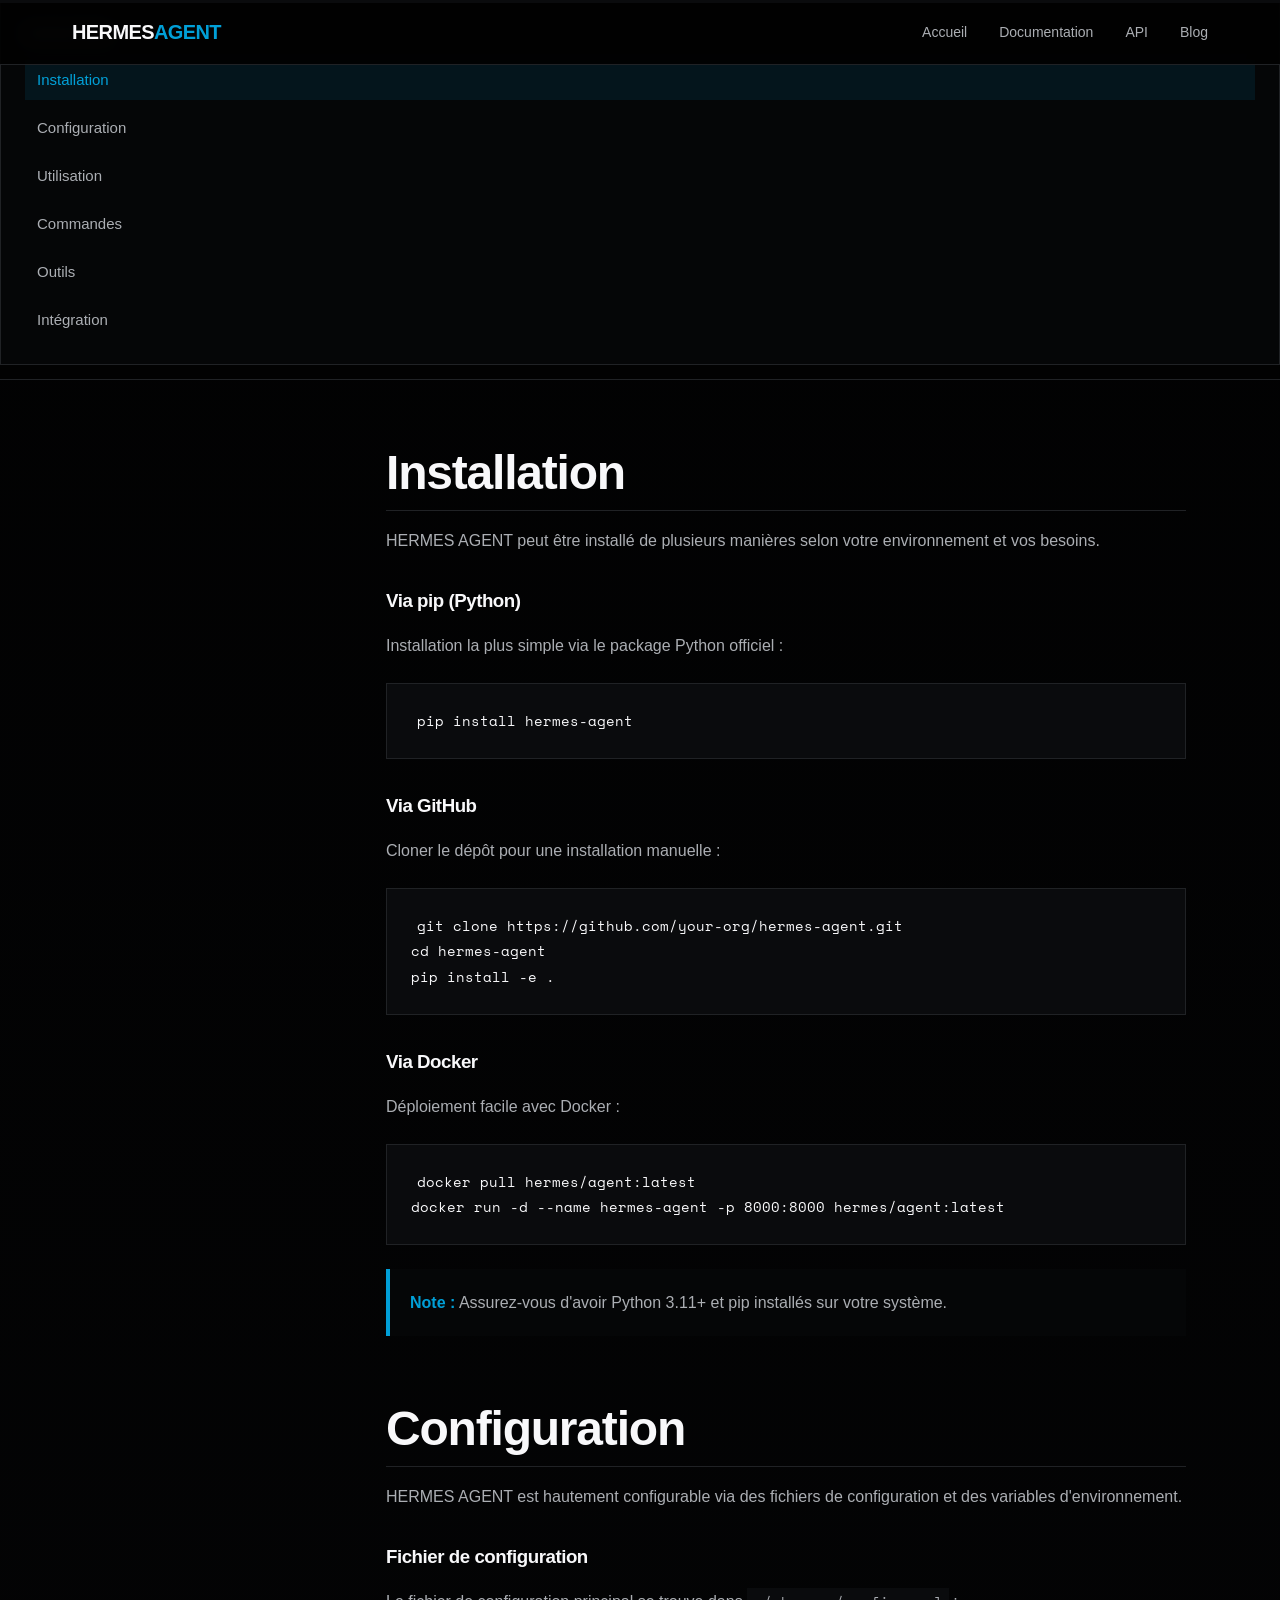
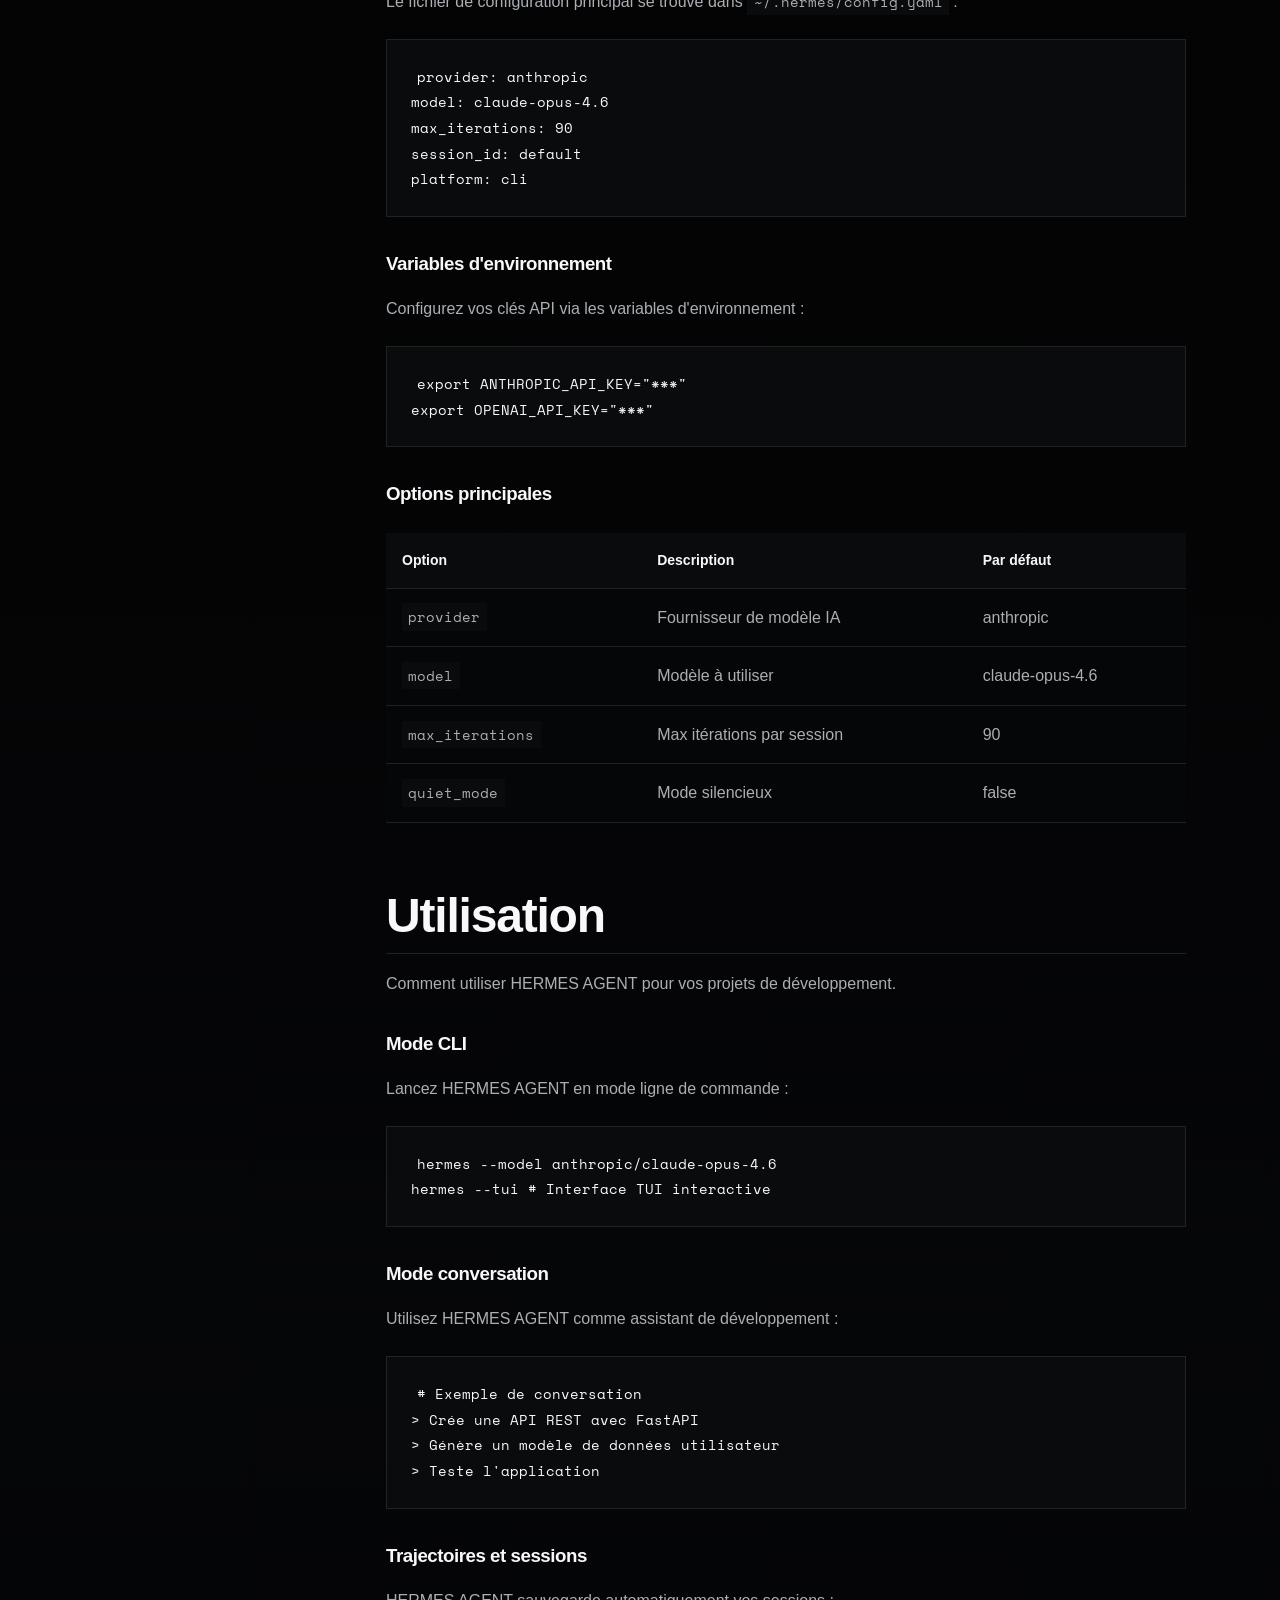
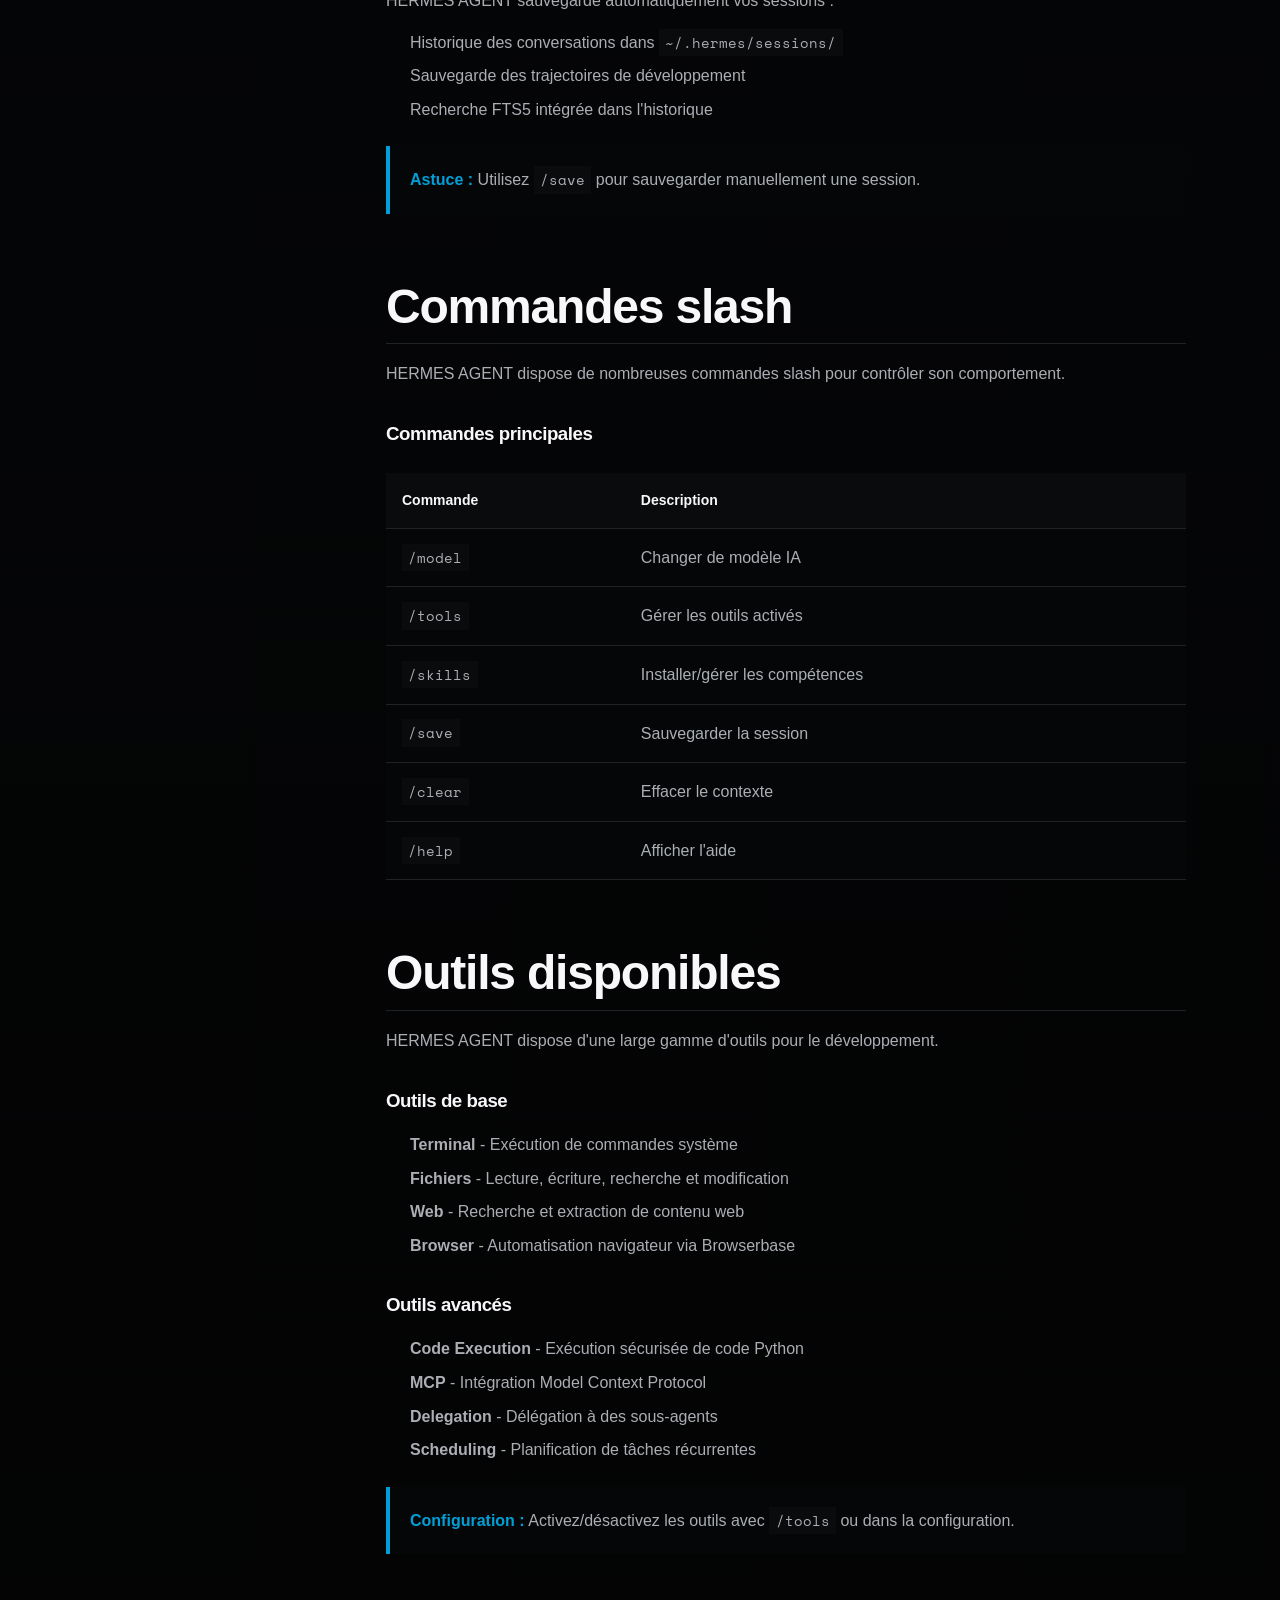
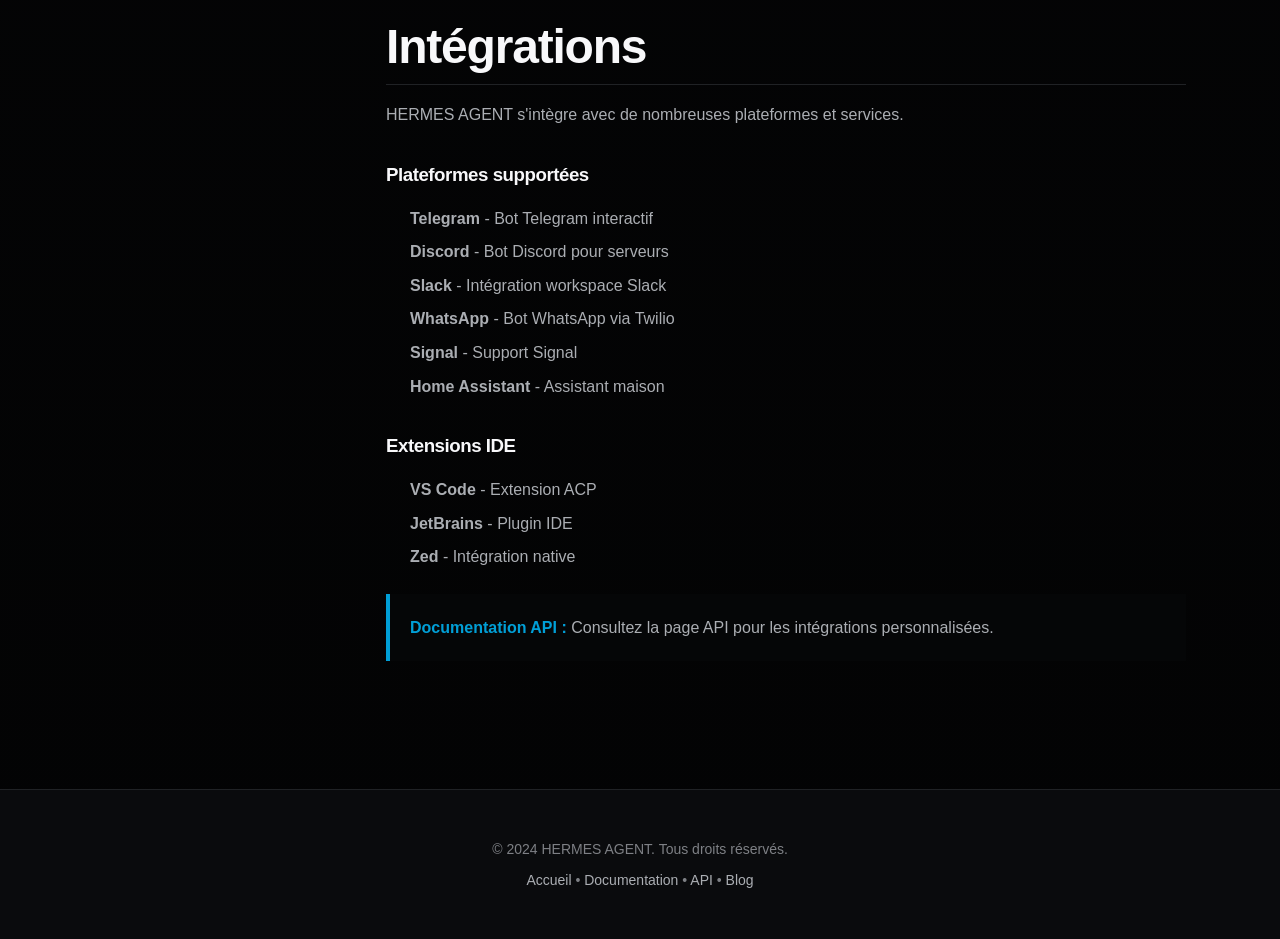
<file: docs.html>
<!DOCTYPE html>
<html lang="fr">
<head>
    <meta charset="UTF-8">
    <meta name="viewport" content="width=device-width, initial-scale=1.0">
    <title>Documentation | HERMES AGENT</title>
    <meta name="description" content="Guide complet d'utilisation de HERMES AGENT - Installation, configuration, et exemples d'utilisation.">
    
    <!-- Fonts -->
    <link rel="preconnect" href="https://fonts.googleapis.com">
    <link rel="preconnect" href="https://fonts.gstatic.com" crossorigin>
    <link href="https://fonts.googleapis.com/css2?family=Inter:wght@400;500;600;700&display=swap" rel="stylesheet">
    <link href="https://fonts.googleapis.com/css2?family=Space+Mono:wght@400;700&display=swap" rel="stylesheet">
    <link href="https://fonts.googleapis.com/css2?family=Playfair+Display:wght@400;500;600;700&display=swap" rel="stylesheet">
    
    <!-- Shared Styles -->
    <link rel="stylesheet" href="styles/shared.css">
    
    <!-- Page-specific Styles -->
    <style>
        @layer components {
            /* Page Header */
            .page-header {
                padding: 10rem 0 4rem;
                background-color: var(--bg-primary);
                border-bottom: 1px solid var(--border);
            }
            
            .page-header h1 {
                margin-bottom: 1rem;
            }
            
            .page-header p {
                color: var(--text-secondary);
                max-width: 600px;
            }
            
            /* Documentation Layout */
            .docs-layout {
                display: grid;
                grid-template-columns: 250px 1fr;
                gap: 4rem;
                padding: 4rem 0;
                min-height: 70vh;
            }
            
            /* Sidebar */
            .docs-sidebar {
                position: sticky;
                top: 100px;
                height: fit-content;
            }
            
            .docs-nav {
                background-color: var(--bg-secondary);
                border: 1px solid var(--border);
                border-radius: 0;
                padding: 1.5rem;
            }
            
            .docs-nav-title {
                font-size: 0.75rem;
                text-transform: uppercase;
                letter-spacing: 0.1em;
                color: var(--text-muted);
                margin-bottom: 1rem;
                font-weight: 600;
            }
            
            .docs-nav-list {
                display: flex;
                flex-direction: column;
                gap: 0.5rem;
            }
            
            .docs-nav-link {
                padding: 0.5rem 0.75rem;
                color: var(--text-secondary);
                font-size: 0.9375rem;
                border-radius: 0;
                transition: all 0.2s;
            }
            
            .docs-nav-link:hover {
                background-color: var(--bg-tertiary);
                color: var(--text-primary);
            }
            
            .docs-nav-link.active {
                background-color: var(--accent-dim);
                color: var(--accent);
            }
            
            /* Content */
            .docs-content {
                max-width: 800px;
            }
            
            .doc-section {
                margin-bottom: 4rem;
                scroll-margin-top: 100px;
            }
            
            .doc-section h2 {
                color: var(--text-primary);
                margin-bottom: 1rem;
                padding-bottom: 0.5rem;
                border-bottom: 1px solid var(--border);
            }
            
            .doc-section h3 {
                color: var(--text-primary);
                margin-top: 2rem;
                margin-bottom: 1rem;
            }
            
            .doc-section p {
                margin-bottom: 1rem;
                line-height: 1.7;
            }
            
            .doc-section ul {
                margin-bottom: 1rem;
                padding-left: 1.5rem;
            }
            
            .doc-section li {
                margin-bottom: 0.5rem;
                color: var(--text-secondary);
            }
            
            /* Code examples */
            .code-block {
                background-color: var(--bg-tertiary);
                border: 1px solid var(--border);
                border-radius: 0;
                padding: 1.5rem;
                margin: 1.5rem 0;
                overflow-x: auto;
            }
            
            .code-block code {
                font-family: 'Space Mono', monospace;
                font-size: 0.875rem;
                color: var(--text-primary);
            }
            
            /* Info boxes */
            .info-box {
                padding: 1.25rem;
                border-radius: 0;
                margin: 1.5rem 0;
                border-left: 4px solid var(--accent);
                background-color: var(--bg-secondary);
            }
            
            .info-box p {
                margin-bottom: 0;
                color: var(--text-secondary);
            }
            
            .info-box strong {
                color: var(--accent);
            }
            
            /* Table */
            .doc-table {
                width: 100%;
                border-collapse: collapse;
                margin: 1.5rem 0;
                background-color: var(--bg-secondary);
                border-radius: 0;
                overflow: hidden;
            }
            
            .doc-table th,
            .doc-table td {
                padding: 1rem;
                text-align: left;
                border-bottom: 1px solid var(--border);
            }
            
            .doc-table th {
                background-color: var(--bg-tertiary);
                color: var(--text-primary);
                font-weight: 600;
                font-size: 0.875rem;
            }
            
            .doc-table td {
                color: var(--text-secondary);
            }
            
            /* Responsive */
            @media (max-width: 768px) {
                .docs-layout {
                    grid-template-columns: 1fr;
                    gap: 2rem;
                }
                
                .docs-sidebar {
                    position: static;
                }
                
                .docs-nav {
                    display: flex;
                    gap: 0.5rem;
                    overflow-x: auto;
                    padding: 1rem;
                }
                
                .docs-nav-list {
                    flex-direction: row;
                    gap: 0;
                }
                
                .docs-nav-link {
                    white-space: nowrap;
                }
            }
        }
    </style>
</head>
<body>
    <!-- Scroll Progress -->
    <div id="scroll-progress-back"></div>
    <div id="scroll-progress"></div>
    
    <!-- Navigation -->
    <nav>
        <div class="container">
            <div class="logo">
                HERMES<span>AGENT</span>
            </div>
            <div class="nav-links">
                <a href="index.html">Accueil</a>
                <a href="docs.html" class="active">Documentation</a>
                <a href="api.html">API</a>
                <a href="blog.html">Blog</a>
            </div>
        </div>
    </nav>
    
    <!-- Page Header -->
    <header class="page-header">
        <div class="container">
            <h1>Documentation</h1>
            <p>Guide complet d'utilisation de HERMES AGENT - Installation, configuration, et exemples d'utilisation.</p>
        </div>
    </header>
    
    <!-- Documentation Layout -->
    <main class="container">
        <div class="docs-layout">
            <!-- Sidebar Navigation -->
            <aside class="docs-sidebar">
                <nav class="docs-nav">
                    <p class="docs-nav-title">Navigation</p>
                    <div class="docs-nav-list">
                        <a href="#installation" class="docs-nav-link active">Installation</a>
                        <a href="#configuration" class="docs-nav-link">Configuration</a>
                        <a href="#utilisation" class="docs-nav-link">Utilisation</a>
                        <a href="#commandes" class="docs-nav-link">Commandes</a>
                        <a href="#outils" class="docs-nav-link">Outils</a>
                        <a href="#integration" class="docs-nav-link">Intégration</a>
                    </div>
                </nav>
            </aside>
            
            <!-- Content -->
            <article class="docs-content">
                <!-- Installation Section -->
                <section id="installation" class="doc-section">
                    <h2>Installation</h2>
                    <p>HERMES AGENT peut être installé de plusieurs manières selon votre environnement et vos besoins.</p>
                    
                    <h3>Via pip (Python)</h3>
                    <p>Installation la plus simple via le package Python officiel :</p>
                    <div class="code-block">
                        <code>pip install hermes-agent</code>
                    </div>
                    
                    <h3>Via GitHub</h3>
                    <p>Cloner le dépôt pour une installation manuelle :</p>
                    <div class="code-block">
                        <code>git clone https://github.com/your-org/hermes-agent.git<br>
cd hermes-agent<br>
pip install -e .</code>
                    </div>
                    
                    <h3>Via Docker</h3>
                    <p>Déploiement facile avec Docker :</p>
                    <div class="code-block">
                        <code>docker pull hermes/agent:latest<br>
docker run -d --name hermes-agent -p 8000:8000 hermes/agent:latest</code>
                    </div>
                    
                    <div class="info-box">
                        <p><strong>Note :</strong> Assurez-vous d'avoir Python 3.11+ et pip installés sur votre système.</p>
                    </div>
                </section>
                
                <!-- Configuration Section -->
                <section id="configuration" class="doc-section">
                    <h2>Configuration</h2>
                    <p>HERMES AGENT est hautement configurable via des fichiers de configuration et des variables d'environnement.</p>
                    
                    <h3>Fichier de configuration</h3>
                    <p>Le fichier de configuration principal se trouve dans <code>~/.hermes/config.yaml</code> :</p>
                    <div class="code-block">
                        <code>provider: anthropic<br>
model: claude-opus-4.6<br>
max_iterations: 90<br>
session_id: default<br>
platform: cli</code>
                    </div>
                    
                    <h3>Variables d'environnement</h3>
                    <p>Configurez vos clés API via les variables d'environnement :</p>
                    <div class="code-block">
                        <code>export ANTHROPIC_API_KEY="***"<br>
export OPENAI_API_KEY="***"</code>
                    </div>
                    
                    <h3>Options principales</h3>
                    <table class="doc-table">
                        <thead>
                            <tr>
                                <th>Option</th>
                                <th>Description</th>
                                <th>Par défaut</th>
                            </tr>
                        </thead>
                        <tbody>
                            <tr>
                                <td><code>provider</code></td>
                                <td>Fournisseur de modèle IA</td>
                                <td>anthropic</td>
                            </tr>
                            <tr>
                                <td><code>model</code></td>
                                <td>Modèle à utiliser</td>
                                <td>claude-opus-4.6</td>
                            </tr>
                            <tr>
                                <td><code>max_iterations</code></td>
                                <td>Max itérations par session</td>
                                <td>90</td>
                            </tr>
                            <tr>
                                <td><code>quiet_mode</code></td>
                                <td>Mode silencieux</td>
                                <td>false</td>
                            </tr>
                        </tbody>
                    </table>
                </section>
                
                <!-- Utilisation Section -->
                <section id="utilisation" class="doc-section">
                    <h2>Utilisation</h2>
                    <p>Comment utiliser HERMES AGENT pour vos projets de développement.</p>
                    
                    <h3>Mode CLI</h3>
                    <p>Lancez HERMES AGENT en mode ligne de commande :</p>
                    <div class="code-block">
                        <code>hermes --model anthropic/claude-opus-4.6<br>
hermes --tui  # Interface TUI interactive</code>
                    </div>
                    
                    <h3>Mode conversation</h3>
                    <p>Utilisez HERMES AGENT comme assistant de développement :</p>
                    <div class="code-block">
                        <code># Exemple de conversation<br>
&gt; Crée une API REST avec FastAPI<br>
&gt; Génère un modèle de données utilisateur<br>
&gt; Teste l'application</code>
                    </div>
                    
                    <h3>Trajectoires et sessions</h3>
                    <p>HERMES AGENT sauvegarde automatiquement vos sessions :</p>
                    <ul>
                        <li>Historique des conversations dans <code>~/.hermes/sessions/</code></li>
                        <li>Sauvegarde des trajectoires de développement</li>
                        <li>Recherche FTS5 intégrée dans l'historique</li>
                    </ul>
                    
                    <div class="info-box">
                        <p><strong>Astuce :</strong> Utilisez <code>/save</code> pour sauvegarder manuellement une session.</p>
                    </div>
                </section>
                
                <!-- Commandes Section -->
                <section id="commandes" class="doc-section">
                    <h2>Commandes slash</h2>
                    <p>HERMES AGENT dispose de nombreuses commandes slash pour contrôler son comportement.</p>
                    
                    <h3>Commandes principales</h3>
                    <table class="doc-table">
                        <thead>
                            <tr>
                                <th>Commande</th>
                                <th>Description</th>
                            </tr>
                        </thead>
                        <tbody>
                            <tr>
                                <td><code>/model</code></td>
                                <td>Changer de modèle IA</td>
                            </tr>
                            <tr>
                                <td><code>/tools</code></td>
                                <td>Gérer les outils activés</td>
                            </tr>
                            <tr>
                                <td><code>/skills</code></td>
                                <td>Installer/gérer les compétences</td>
                            </tr>
                            <tr>
                                <td><code>/save</code></td>
                                <td>Sauvegarder la session</td>
                            </tr>
                            <tr>
                                <td><code>/clear</code></td>
                                <td>Effacer le contexte</td>
                            </tr>
                            <tr>
                                <td><code>/help</code></td>
                                <td>Afficher l'aide</td>
                            </tr>
                        </tbody>
                    </table>
                </section>
                
                <!-- Outils Section -->
                <section id="outils" class="doc-section">
                    <h2>Outils disponibles</h2>
                    <p>HERMES AGENT dispose d'une large gamme d'outils pour le développement.</p>
                    
                    <h3>Outils de base</h3>
                    <ul>
                        <li><strong>Terminal</strong> - Exécution de commandes système</li>
                        <li><strong>Fichiers</strong> - Lecture, écriture, recherche et modification</li>
                        <li><strong>Web</strong> - Recherche et extraction de contenu web</li>
                        <li><strong>Browser</strong> - Automatisation navigateur via Browserbase</li>
                    </ul>
                    
                    <h3>Outils avancés</h3>
                    <ul>
                        <li><strong>Code Execution</strong> - Exécution sécurisée de code Python</li>
                        <li><strong>MCP</strong> - Intégration Model Context Protocol</li>
                        <li><strong>Delegation</strong> - Délégation à des sous-agents</li>
                        <li><strong>Scheduling</strong> - Planification de tâches récurrentes</li>
                    </ul>
                    
                    <div class="info-box">
                        <p><strong>Configuration :</strong> Activez/désactivez les outils avec <code>/tools</code> ou dans la configuration.</p>
                    </div>
                </section>
                
                <!-- Intégration Section -->
                <section id="integration" class="doc-section">
                    <h2>Intégrations</h2>
                    <p>HERMES AGENT s'intègre avec de nombreuses plateformes et services.</p>
                    
                    <h3>Plateformes supportées</h3>
                    <ul>
                        <li><strong>Telegram</strong> - Bot Telegram interactif</li>
                        <li><strong>Discord</strong> - Bot Discord pour serveurs</li>
                        <li><strong>Slack</strong> - Intégration workspace Slack</li>
                        <li><strong>WhatsApp</strong> - Bot WhatsApp via Twilio</li>
                        <li><strong>Signal</strong> - Support Signal</li>
                        <li><strong>Home Assistant</strong> - Assistant maison</li>
                    </ul>
                    
                    <h3>Extensions IDE</h3>
                    <ul>
                        <li><strong>VS Code</strong> - Extension ACP</li>
                        <li><strong>JetBrains</strong> - Plugin IDE</li>
                        <li><strong>Zed</strong> - Intégration native</li>
                    </ul>
                    
                    <div class="info-box">
                        <p><strong>Documentation API :</strong> Consultez la page <a href="api.html">API</a> pour les intégrations personnalisées.</p>
                    </div>
                </section>
            </article>
        </div>
    </main>
    
    <!-- Footer -->
    <footer>
        <div class="container">
            <p>&copy; 2024 HERMES AGENT. Tous droits réservés.</p>
            <p style="margin-top: 0.5rem;">
                <a href="index.html">Accueil</a> • 
                <a href="docs.html">Documentation</a> • 
                <a href="api.html">API</a> • 
                <a href="blog.html">Blog</a>
            </p>
        </div>
    </footer>
    
    <!-- Scroll to Top Button -->
    <button class="scroll-to-top" aria-label="Remonter">↑</button>
    
    <!-- Scripts -->
    <script>
        // Scroll to top button
        const scrollBtn = document.querySelector('.scroll-to-top');
        
        window.addEventListener('scroll', () => {
            if (window.scrollY > 500) {
                scrollBtn.classList.add('visible');
            } else {
                scrollBtn.classList.remove('visible');
            }
        });
        
        scrollBtn.addEventListener('click', () => {
            window.scrollTo({ top: 0, behavior: 'smooth' });
        });
        
        // Active nav link based on scroll
        const sections = document.querySelectorAll('.doc-section');
        const navLinks = document.querySelectorAll('.docs-nav-link');
        
        window.addEventListener('scroll', () => {
            let current = '';
            
            sections.forEach(section => {
                const sectionTop = section.offsetTop;
                const sectionHeight = section.clientHeight;
                if (scrollY >= sectionTop - 200) {
                    current = section.getAttribute('id');
                }
            });
            
            navLinks.forEach(link => {
                link.classList.remove('active');
                if (link.getAttribute('href') === `#${current}`) {
                    link.classList.add('active');
                }
            });
        });
        
        // Smooth scroll for anchor links
        document.querySelectorAll('a[href^="#"]').forEach(anchor => {
            anchor.addEventListener('click', function (e) {
                e.preventDefault();
                const target = document.querySelector(this.getAttribute('href'));
                if (target) {
                    target.scrollIntoView({ behavior: 'smooth', block: 'start' });
                }
            });
        });
        
        // View Transitions API
        if ('startViewTransition' in document) {
            document.querySelectorAll('a[href$=".html"]').forEach(link => {
                link.addEventListener('click', (e) => {
                    if (!link.getAttribute('href').startsWith('#')) {
                        e.preventDefault();
                        const href = link.getAttribute('href');
                        
                        document.startViewTransition(() => {
                            window.location.href = href;
                        });
                    }
                });
            });
        }
    </script>
</body>
</html>
</file>
<file: styles/shared.css>
/* ============================================================
   HERMES AGENT - SHARED STYLES
   Based on IPSSI patterns with OKLCH colors and modern CSS
   ============================================================ */

/* ============================================================
   LAYER ARCHITECTURE
   ============================================================ */
@layer settings, reset, base, layout, components, utilities;

/* ============================================================
   LAYER: settings — @property typées + tokens oklch
   ============================================================ */
@layer settings {
    /* Propriétés animables typées */
    @property --color-accent {
        syntax: '<color>';
        inherits: true;
        initial-value: oklch(63% 0.19 220);
    }
    @property --color-surface {
        syntax: '<color>';
        inherits: true;
        initial-value: oklch(97.5% 0.004 87);
    }
    @property --color-ink {
        syntax: '<color>';
        inherits: true;
        initial-value: oklch(8% 0.003 265);
    }
    @property --count {
        syntax: '<integer>';
        inherits: false;
        initial-value: 0;
    }

    :root {
        color-scheme: dark;
        
        /* ── Palette principale (oklch) ── */
        --accent: oklch(63% 0.19 220);
        --accent-dim: color-mix(in oklch, var(--accent) 10%, transparent);
        --accent-border: color-mix(in oklch, var(--accent) 22%, transparent);
        
        /* Dark theme palette (adapted for Hermes) */
        --bg-primary: oklch(8% 0.003 265);
        --bg-secondary: oklch(12% 0.004 265);
        --bg-tertiary: oklch(15% 0.005 265);
        --bg-quaternary: oklch(18% 0.006 265);
        
        --text-primary: oklch(98% 0.002 265);
        --text-secondary: oklch(75% 0.008 265);
        --text-muted: oklch(60% 0.008 265);
        
        --border: oklch(25% 0.006 265);
        --border-strong: oklch(35% 0.008 265);
        
        /* ── Ombres ── */
        --shadow-sm: 0 1px 3px color-mix(in oklch, var(--accent) 15%, transparent);
        --shadow-md: 0 4px 12px color-mix(in oklch, var(--accent) 18%, transparent);
        --shadow-lg: 0 8px 24px color-mix(in oklch, var(--accent) 22%, transparent);
        --shadow-xl: 0 16px 40px color-mix(in oklch, var(--accent) 28%, transparent);
        
        /* ── Radius ── */
        --radius-sm: 0;
        --radius-md: 0;
        --radius-lg: 0;
        --radius-xl: 0;
        
        /* ── Transitions ── */
        --transition-smooth: cubic-bezier(0.4, 0, 0.2, 1);
        --transition-bounce: cubic-bezier(0.68, -0.55, 0.265, 1.55);
        --duration-fast: 150ms;
        --duration-normal: 280ms;
        --duration-slow: 450ms;
        
        /* ── Espacement (scale 4px) ── */
        --space-1: 0.25rem; --space-2: 0.5rem; --space-3: 0.75rem;
        --space-4: 1rem; --space-5: 1.25rem; --space-6: 1.5rem;
        --space-8: 2rem; --space-10: 2.5rem; --space-12: 3rem; --space-16: 4rem;
        
        /* ── Typographie fluide ── */
        --text-xs: clamp(0.7rem, 0.65rem + 0.25vw, 0.75rem);
        --text-sm: clamp(0.8rem, 0.75rem + 0.30vw, 0.875rem);
        --text-base: clamp(0.95rem, 0.90rem + 0.35vw, 1rem);
        --text-lg: clamp(1rem, 0.95rem + 0.40vw, 1.1rem);
        --text-xl: clamp(1.1rem, 1rem + 0.60vw, 1.25rem);
        --text-2xl: clamp(1.3rem, 1.1rem + 0.90vw, 1.6rem);
        --text-3xl: clamp(1.6rem, 1.3rem + 1.50vw, 2.2rem);
        --text-4xl: clamp(2rem, 1.5rem + 2.50vw, 3rem);
        --text-hero: clamp(3.5rem, 6vw + 1rem, 7rem);
        
        /* ── Gradients ── */
        --gradient-accent: linear-gradient(135deg, var(--accent) 0%, oklch(58% 0.19 220) 100%);
        --gradient-hero: linear-gradient(180deg, 
            oklch(8% 0.003 265) 0%, 
            oklch(12% 0.004 265) 50%, 
            oklch(10% 0.003 265) 100%);
    }
}

/* ============================================================
   LAYER: reset
   ============================================================ */
@layer reset {
    *, *::before, *::after {
        box-sizing: border-box;
        margin: 0;
        padding: 0;
    }
    
    html { 
        font-size: 16px; 
        scroll-behavior: smooth;
    }
    
    img, svg { display: block; max-width: 100%; }
    ul, ol { list-style: none; }
    button { font-family: inherit; cursor: pointer; }
    a { color: inherit; text-decoration: none; }
}

/* ============================================================
   LAYER: base — typographie, accessibilité, scrollbar
   ============================================================ */
@layer base {
    body {
        font-family: 'Geist', 'Outfit', -apple-system, BlinkMacSystemFont, 'Segoe UI', Roboto, sans-serif;
        background-color: var(--bg-primary);
        background-image: var(--gradient-hero);
        color: var(--text-secondary);
        min-height: 100vh;
        overflow-x: hidden;
        line-height: 1.6;
        -webkit-font-smoothing: antialiased;
        -moz-osx-font-smoothing: grayscale;
    }
    
    h1, h2, h3, h4, h5, h6 {
        font-family: 'Space Grotesk', sans-serif;
        font-weight: 600;
        letter-spacing: -0.025em;
    }
    
    h1 {
        font-size: clamp(2.5rem, 8vw, 5rem);
        line-height: 1.1;
        text-transform: uppercase;
    }
    
    h2 {
        font-size: clamp(1.75rem, 4vw, 3rem);
        line-height: 1.2;
    }
    
    /* Scrollbar styling */
    ::-webkit-scrollbar {
        width: 8px;
    }
    
    ::-webkit-scrollbar-track {
        background: var(--bg-secondary);
    }
    
    ::-webkit-scrollbar-thumb {
        background: var(--border-strong);
        border-radius: 0;
    }
    
    ::-webkit-scrollbar-thumb:hover {
        background: var(--accent);
    }
    
    /* Accessibility: Reduced motion */
    @media (prefers-reduced-motion: reduce) {
        *, *::before, *::after {
            animation-duration: 0.01ms !important;
            animation-iteration-count: 1 !important;
            transition-duration: 0.01ms !important;
            scroll-behavior: auto !important;
        }
        
        .hero-word { clip-path: none; animation: none; }
        .fade-in { opacity: 1 !important; transform: none !important; animation: none !important; }
        
        .scroll-to-top { animation: none !important; opacity: 1 !important; visibility: visible !important; }
        #scroll-progress { animation: none !important; }
        
        ::view-transition-old(root),
        ::view-transition-new(root) { animation: none; }
    }
}

/* ============================================================
   LAYER: layout
   ============================================================ */
@layer layout {
    .container {
        max-width: 1200px;
        margin: 0 auto;
        padding: 0 2rem;
    }
    
    /* Scroll progress indicators */
    #scroll-progress-back {
        position: fixed;
        top: 0;
        left: 0;
        width: 100%;
        height: 3px;
        background: var(--bg-tertiary);
        z-index: 9999;
        pointer-events: none;
    }
    
    #scroll-progress {
        position: fixed;
        top: 0;
        left: 0;
        width: 0%;
        height: 3px;
        background: var(--gradient-accent);
        transform-origin: left;
        z-index: 10000;
        pointer-events: none;
        
        animation: scroll-progress-grow linear both;
        animation-timeline: scroll(root block);
    }
    
    @keyframes scroll-progress-grow {
        from { width: 0%; }
        to { width: 100%; }
    }
    
    /* Section spacing */
    section {
        position: relative;
    }
    
    footer {
        padding: 3rem 0;
        text-align: center;
        color: var(--text-muted);
        font-size: 0.875rem;
        background-color: var(--bg-tertiary);
        border-top: 1px solid var(--border);
    }
    
    footer a {
        color: var(--text-secondary);
        text-decoration: none;
        transition: color 0.2s;
    }
    
    footer a:hover {
        color: var(--text-primary);
    }
}

/* ============================================================
   LAYER: components
   ============================================================ */
@layer components {
    /* Navigation */
    nav {
        position: fixed;
        top: 0;
        left: 0;
        right: 0;
        background-color: color-mix(in oklch, var(--bg-primary) 90%, transparent);
        backdrop-filter: blur(10px);
        border-bottom: 1px solid var(--border);
        z-index: 1000;
        padding: 1rem 0;
    }
    
    nav .container {
        display: flex;
        justify-content: space-between;
        align-items: center;
    }
    
    .logo {
        font-weight: 700;
        font-size: 1.25rem;
        color: var(--text-primary);
        letter-spacing: -0.03em;
    }
    
    .logo span {
        color: var(--accent);
    }
    
    .nav-links {
        display: flex;
        gap: 2rem;
    }
    
    .nav-links a {
        color: var(--text-secondary);
        text-decoration: none;
        font-size: 0.875rem;
        font-weight: 500;
        transition: color 0.2s;
    }
    
    .nav-links a:hover {
        color: var(--text-primary);
    }
    
    /* Buttons */
    .btn {
        padding: 0.875rem 1.75rem;
        border: 1px solid var(--border);
        background: transparent;
        color: var(--text-primary);
        font-family: inherit;
        font-size: 0.875rem;
        font-weight: 500;
        cursor: pointer;
        transition: all 0.2s var(--transition-smooth);
        text-decoration: none;
        display: inline-block;
        border-radius: 0;
    }
    
    .btn-primary {
        background-color: var(--accent);
        border-color: var(--accent);
        color: white;
    }
    
    .btn-primary:hover {
        background-color: color-mix(in oklch, var(--accent) 85%, black);
        border-color: color-mix(in oklch, var(--accent) 85%, black);
        transform: translateY(-2px);
        box-shadow: var(--shadow-lg);
    }
    
    .btn-secondary {
        color: var(--text-primary);
    }
    
    .btn-secondary:hover {
        border-color: var(--text-secondary);
        color: var(--text-primary);
        background-color: var(--bg-tertiary);
    }
    
    /* Cards */
    .card {
        background-color: var(--bg-secondary);
        border: 1px solid var(--border);
        border-radius: 0;
        padding: 1.5rem;
        transition: all 0.3s ease;
    }
    
    .card:hover {
        border-color: var(--accent);
        transform: translateY(-4px);
        box-shadow: var(--shadow-lg);
    }
    
    /* Code blocks */
    pre {
        background-color: var(--bg-tertiary);
        border: 1px solid var(--border);
        border-radius: 0;
        padding: 1.5rem;
        overflow-x: auto;
        font-family: 'Space Mono', 'Fira Code', monospace;
        font-size: 0.875rem;
    }
    
    code {
        font-family: 'Space Mono', 'Fira Code', monospace;
        background-color: var(--bg-tertiary);
        padding: 0.2rem 0.4rem;
        border-radius: 0;
        font-size: 0.875em;
    }
    
    pre code {
        background: none;
        padding: 0;
    }
}

/* ============================================================
   LAYER: utilities — animations & helpers
   ============================================================ */
@layer utilities {
    /* Keyframe animations */
    @keyframes hero-reveal {
        from { clip-path: inset(0 100% 0 0); }
        to { clip-path: inset(0 0% 0 0); }
    }
    
    @keyframes fade-up {
        from {
            opacity: 0;
            transform: translateY(20px);
        }
        to {
            opacity: 1;
            transform: translateY(0);
        }
    }
    
    @keyframes pulse-glow {
        0%, 100% {
            box-shadow: 0 0 20px color-mix(in oklch, var(--accent) 30%, transparent);
        }
        50% {
            box-shadow: 0 0 40px color-mix(in oklch, var(--accent) 50%, transparent);
        }
    }
    
    @keyframes slide-in-left {
        from {
            opacity: 0;
            transform: translateX(-30px);
        }
        to {
            opacity: 1;
            transform: translateX(0);
        }
    }
    
    @keyframes slide-in-right {
        from {
            opacity: 0;
            transform: translateX(30px);
        }
        to {
            opacity: 1;
            transform: translateX(0);
        }
    }
    
    /* Utility classes */
    .fade-in {
        opacity: 0;
        transform: translateY(30px);
        transition: opacity 0.6s ease, transform 0.6s ease;
    }
    
    .fade-in.visible {
        opacity: 1;
        transform: translateY(0);
    }
    
    .animate-pulse {
        animation: pulse-glow 2s ease-in-out infinite;
    }
    
    /* Scroll to top button */
    .scroll-to-top {
        position: fixed;
        bottom: 2rem;
        right: 2rem;
        width: 48px;
        height: 48px;
        background-color: var(--accent);
        color: white;
        border: none;
        border-radius: 0;
        cursor: pointer;
        opacity: 0;
        visibility: hidden;
        transition: all 0.3s ease;
        z-index: 999;
        display: flex;
        align-items: center;
        justify-content: center;
        font-size: 1.25rem;
    }
    
    .scroll-to-top.visible {
        opacity: 1;
        visibility: visible;
    }
    
    .scroll-to-top:hover {
        transform: translateY(-4px);
        box-shadow: var(--shadow-lg);
    }
    
    /* Responsive */
    @media (max-width: 768px) {
        .container {
            padding: 0 1.5rem;
        }
        
        .nav-links {
            display: none;
        }
    }
}

    /* Particles Canvas Background */
    #particles-canvas {
        position: fixed;
        top: 0;
        left: 0;
        width: 100%;
        height: 100%;
        z-index: 0;
        pointer-events: none;
    }
    
    /* Ensure content is above the canvas */
    .container {
        position: relative;
        z-index: 1;
    }
    
    section {
        position: relative;
        z-index: 1;
    }
    
    footer {
        position: relative;
        z-index: 1;
    }

    /* Comparison Section */
    .comparison {
        padding: 5rem 0;
        background-color: var(--bg-tertiary);
    }
    
    .comparison-table-wrapper {
        overflow-x: auto;
        margin-top: 2rem;
    }
    
    .comparison-table {
        width: 100%;
        border-collapse: collapse;
        font-size: var(--text-sm);
    }
    
    .comparison-table th,
    .comparison-table td {
        padding: 1rem;
        text-align: left;
        border-bottom: 1px solid var(--border);
    }
    
    .comparison-table th {
        background-color: var(--bg-secondary);
        font-weight: 600;
        color: var(--text-primary);
    }
    
    .comparison-table .check {
        color: var(--accent);
        font-weight: bold;
    }
    
    .comparison-table .highlight {
        background-color: var(--bg-quaternary);
    }
</file>
